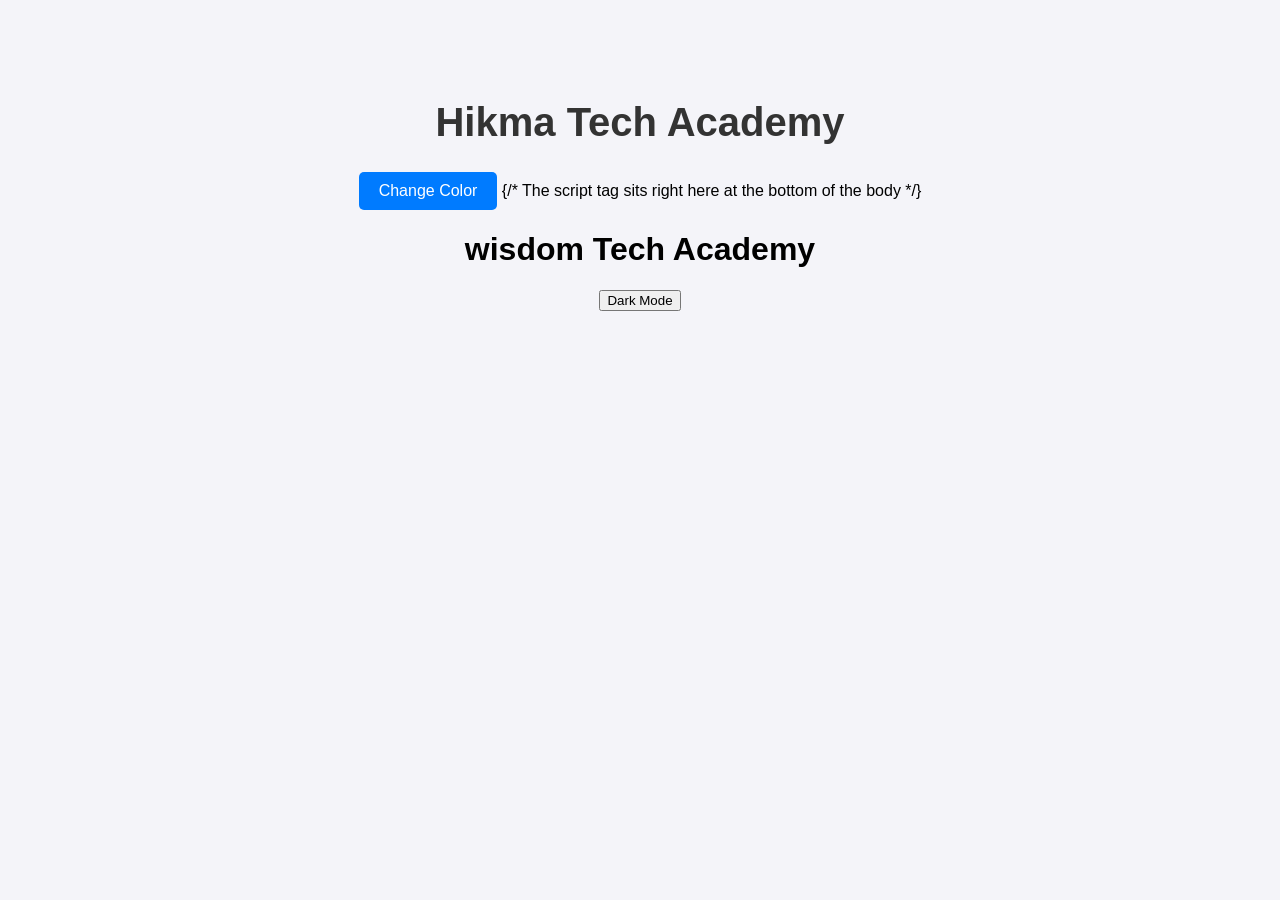
<file: page/index.html>
<!DOCTYPE html>
<html lang="en">

<head>
    <meta charset="UTF-8">
    <meta name="viewport" content="width=device-width, initial-scale=1.0">
    <title>Hikma Tech Academy</title>
    <link rel="stylesheet" href="style.css">
</head>

<body>

    <h1 id="title">Hikma Tech Academy</h1>
    <button id="colorButton">Change Color</button>

    {/* The script tag sits right here at the bottom of the body */}
    <h1>wisdom Tech Academy</h1>
    
    <button id="darkButton">Dark Mode</button>

    <script src="script.js"></script>
</body>

</html>
</file>
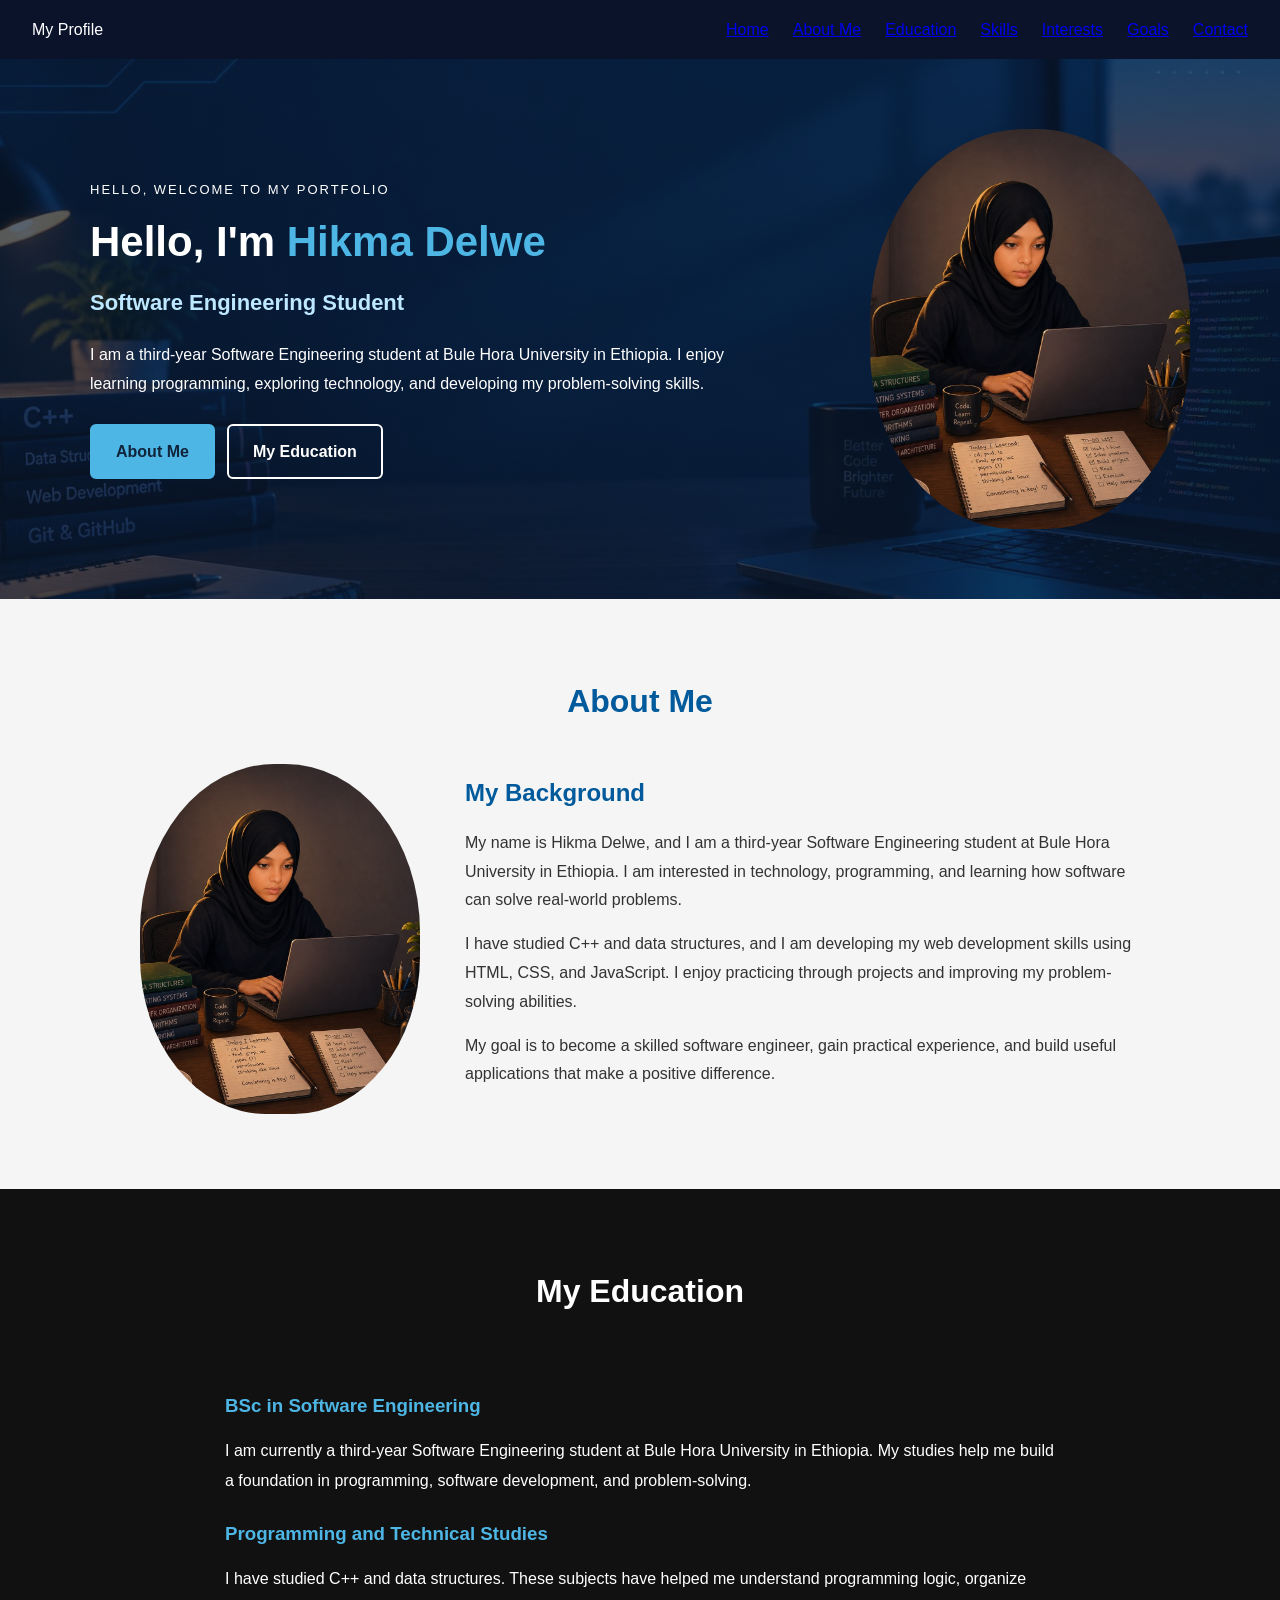
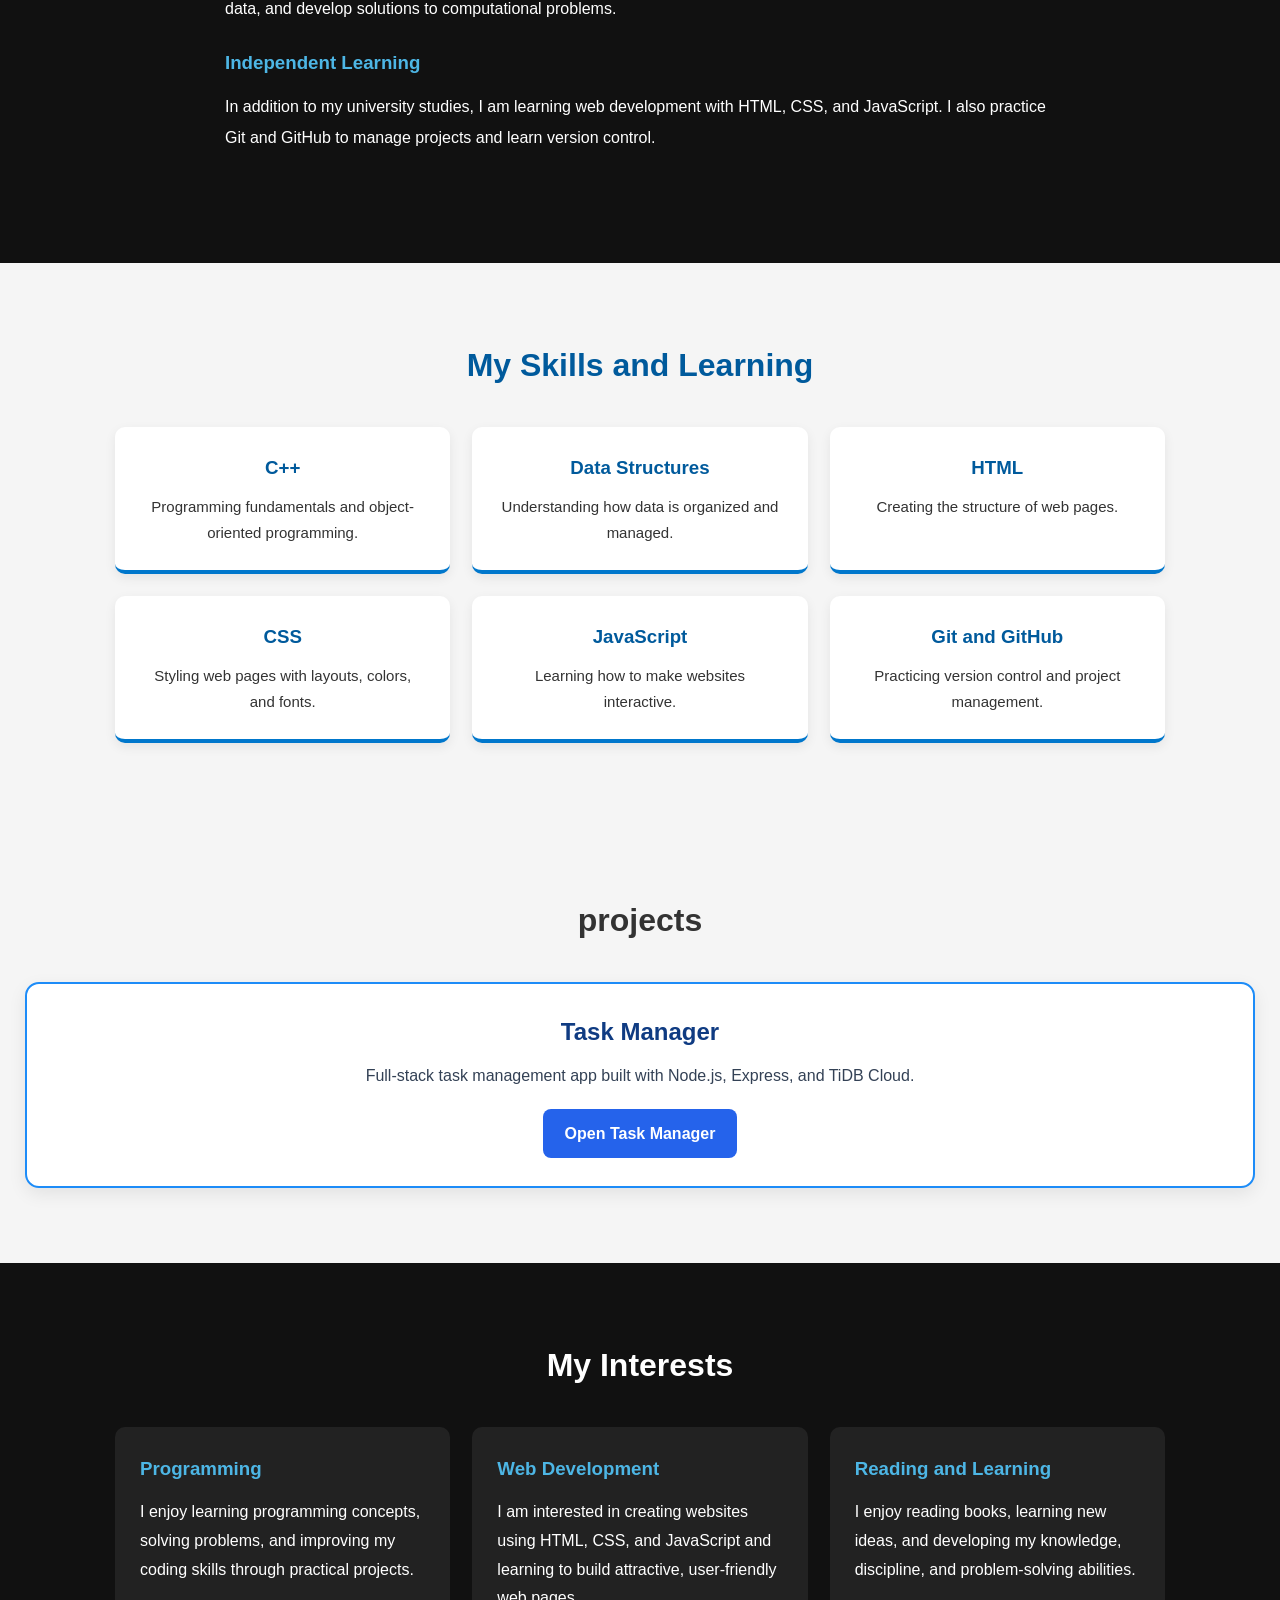
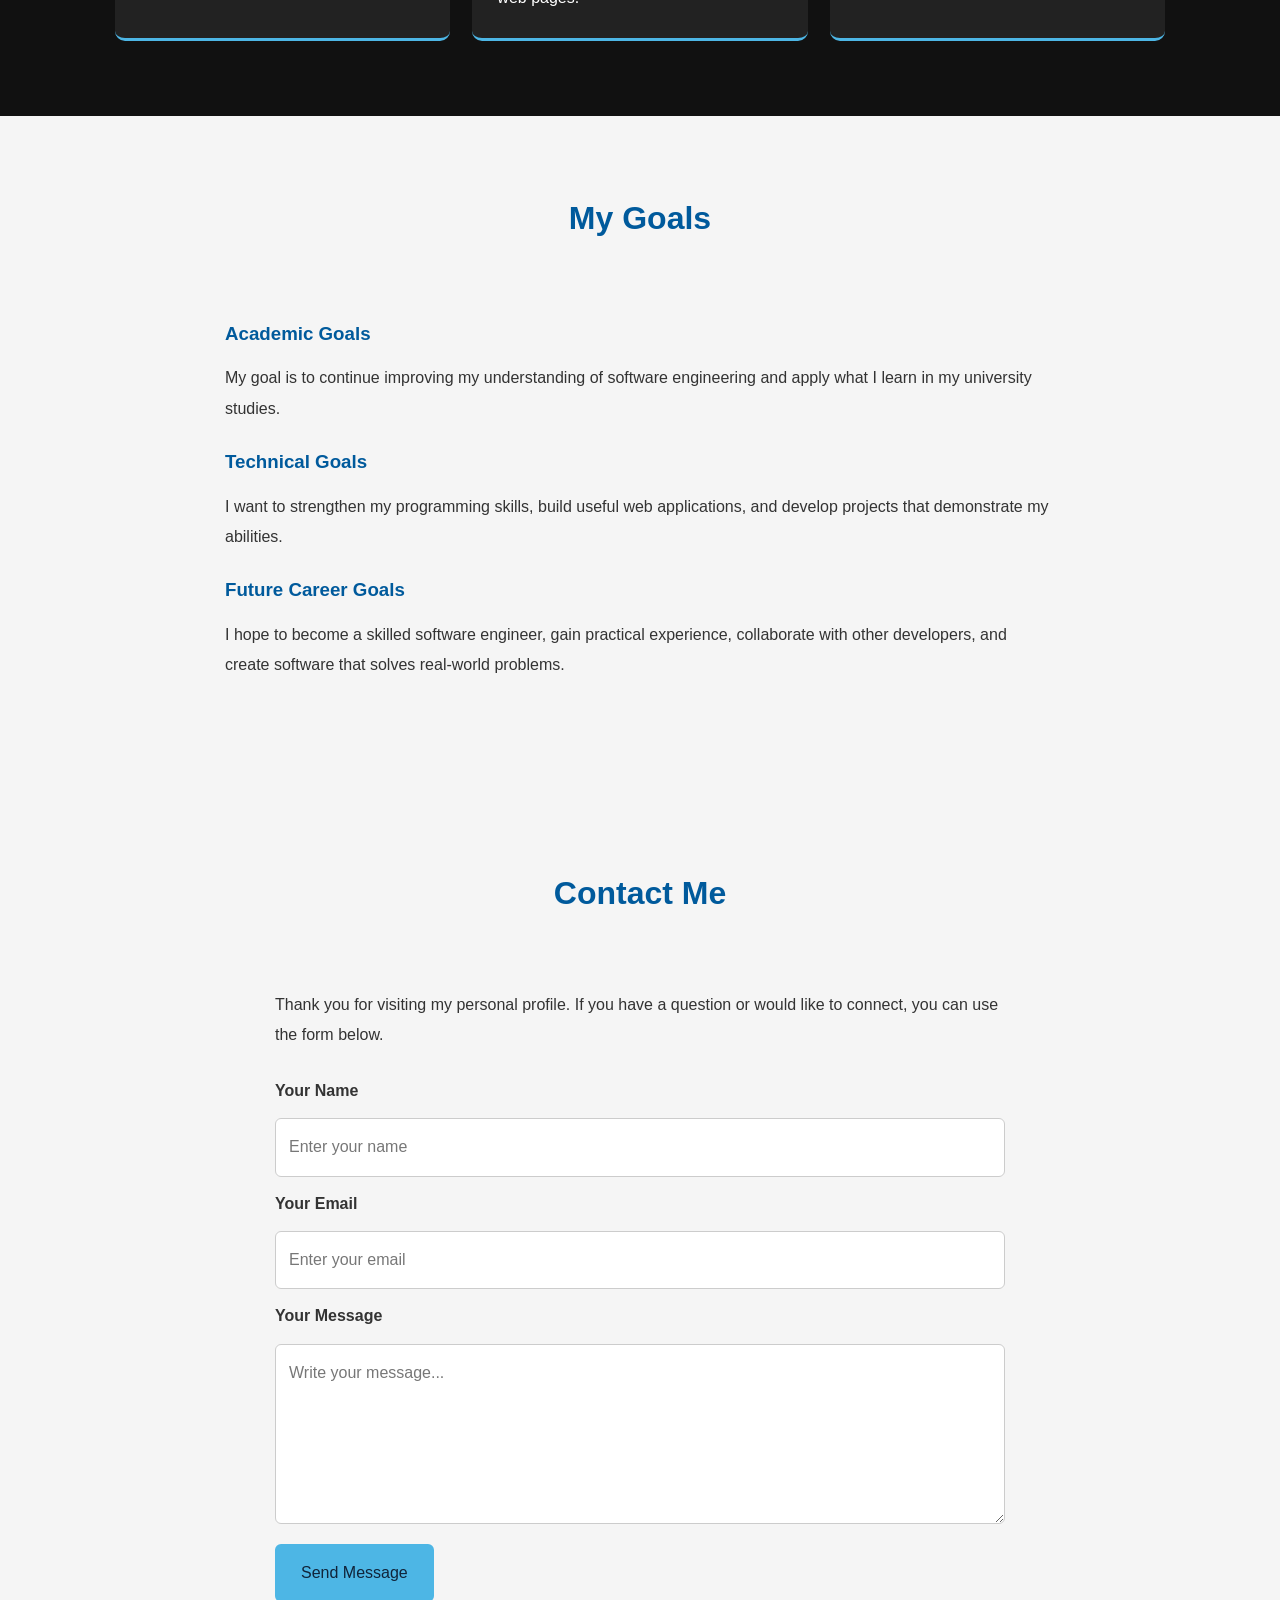
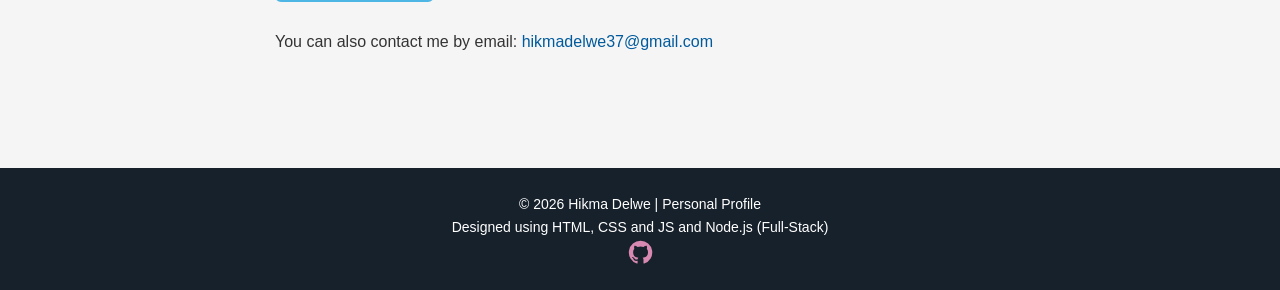
<file: personal_portfolio/public/index.html>
<!DOCTYPE html>
<html lang="en">

<head>
    <meta charset="UTF-8">
    <meta name="viewport" content="width=device-width, initial-scale=1.0">
    <meta name="description" content="Personal profile and portfolio of Hikma Delwe, a Software Engineering student.">
    <title>Hikma Delwe | Personal Profile</title>
    <link rel="stylesheet" href="style.css">

</head>

<body>

    <!-- NAVIGATION -->
    <header>
        <nav class="navbar">
  <div class="logo">My Profile</div>
  
  <!-- Hamburger Icon Button -->
  <button class="hamburger" id="hamburger">
    <span></span>
    <span></span>
    <span></span>
  </button>

  <!-- Navigation Links -->
  <ul class="nav-menu" id="nav-menu">
    <li><a href="#home">Home</a></li>
    <li><a href="#about">About Me</a></li>
    <li><a href="#education">Education</a></li>
    <li><a href="#skills">Skills</a></li>
    <li><a href="#interests">Interests</a></li>
    <li><a href="#goals">Goals</a></li>
    <li><a href="#contact">Contact</a></li>
  </ul>
</nav>
    </header>

    <!-- 1. HOME: DARK WITH TECHNOLOGY BACKGROUND -->
    <section id="home" class="hero">
        <div class="hero-content">

            <div class="hero-text">
                <p class="welcome">HELLO, WELCOME TO MY PORTFOLIO</p>

                <h1>Hello, I'm <span>Hikma Delwe</span></h1>

                <h2>Software Engineering Student</h2>

                <p>
                    I am a third-year Software Engineering student
                    at Bule Hora University in Ethiopia. I enjoy
                    learning programming, exploring technology,
                    and developing my problem-solving skills.
                </p>

                <div class="hero-buttons">
                    <a href="#background" class="btn">About Me</a>
                    <a href="#education" class="btn btn-outline">
                        My Education
                    </a>
                </div>
            </div>

            <div class="hero-image">
                <img src="photo.png" alt="Hikma working on her computer">
            </div>

        </div>
    </section>

    <!-- 2. ABOUT ME: WHITE -->
    <section id="background" class="section">
        <h2>About Me</h2>

        <div class="about-container">

            <div class="about-image">
                <img src="photo.png" alt="My profile photo">
            </div>

            <div class="about-text">
                <h3>My Background</h3>

                <p>
                    My name is Hikma Delwe, and I am a third-year
                    Software Engineering student at Bule Hora University
                    in Ethiopia. I am interested in technology, programming,
                    and learning how software can solve real-world problems.
                </p>

                <p>
                    I have studied C++ and data structures, and I am
                    developing my web development skills using HTML,
                    CSS, and JavaScript. I enjoy practicing through
                    projects and improving my problem-solving abilities.
                </p>

                <p>
                    My goal is to become a skilled software engineer,
                    gain practical experience, and build useful
                    applications that make a positive difference.
                </p>
            </div>

        </div>
    </section>

    <!-- 3. EDUCATION: BLACK -->
    <section id="education" class="section">
        <h2>My Education</h2>

        <div class="content-card">
            <h3>BSc in Software Engineering</h3>

            <p>
                I am currently a third-year Software Engineering
                student at Bule Hora University in Ethiopia.
                My studies help me build a foundation in programming,
                software development, and problem-solving.
            </p>

            <h3>Programming and Technical Studies</h3>
 <p>
                I have studied C++ and data structures.
                These subjects have helped me understand programming
                logic, organize data, and develop solutions to
                computational problems.
            </p>

            <h3>Independent Learning</h3>

            <p>
                In addition to my university studies, I am learning
                web development with HTML, CSS, and JavaScript.
                I also practice Git and GitHub to manage projects
                and learn version control.
            </p>
        </div>
    </section>

    <!-- 4. SKILLS: WHITE -->
    <section id="skills" class="section">
        <h2>My Skills and Learning</h2>

        <div class="skills-container">

            <div class="skill-card">
                <h3>C++</h3>
                <p>Programming fundamentals and object-oriented programming.</p>
            </div>

            <div class="skill-card">
                <h3>Data Structures</h3>
                <p>Understanding how data is organized and managed.</p>
            </div>

            <div class="skill-card">
                <h3>HTML</h3>
                <p>Creating the structure of web pages.</p>
            </div>

            <div class="skill-card">
                <h3>CSS</h3>
                <p>Styling web pages with layouts, colors, and fonts.</p>
            </div>

            <div class="skill-card">
                <h3>JavaScript</h3>
                <p>Learning how to make websites interactive.</p>
            </div>

            <div class="skill-card">
                <h3>Git and GitHub</h3>
                <p>Practicing version control and project management.</p>
            </div>

        </div>
       
    </section>

    <section id="projects" class="section">
        <h2>projects</h2>
  <div class="projects-container">
    <div class="project-card">
      <h3>Task Manager</h3>
      <p>Full-stack task management app built with Node.js, Express, and TiDB Cloud.</p>
      <a href="https://task-manager-gold-tau.vercel.app" target="_blank" rel="noopener noreferrer">
        Open Task Manager
      </a>
    </div>
  </div>
</section>

    <!-- 5. INTERESTS: BLACK -->
    <section id="interests" class="section">
        <h2>My Interests</h2>

        <div class="interests-container">

            <div class="interest-card">
                <h3>Programming</h3>
                <p>
                    I enjoy learning programming concepts, solving
                    problems, and improving my coding skills through
                    practical projects.
                </p>
            </div>

            <div class="interest-card">
                <h3>Web Development</h3>
                <p>
                    I am interested in creating websites using HTML,
                    CSS, and JavaScript and learning to build attractive,
                    user-friendly web pages.
                </p>
            </div>

            <div class="interest-card">
                <h3>Reading and Learning</h3>
                <p>
                    I enjoy reading books, learning new ideas, and
                    developing my knowledge, discipline, and
                    problem-solving abilities.
                </p>
            </div>

        </div>
    </section>

    <!-- 6. GOALS: WHITE -->
    <section id="goals" class="section">
        <h2>My Goals</h2>

        <div class="content-card">
            <h3>Academic Goals</h3>

            <p>
                My goal is to continue improving my understanding
                of software engineering and apply what I learn
                in my university studies.
            </p>

            <h3>Technical Goals</h3>

            <p>
                I want to strengthen my programming skills, build
                useful web applications, and develop projects that
                demonstrate my abilities.
            </p>

            <h3>Future Career Goals</h3>

            <p>
                I hope to become a skilled software engineer,
                gain practical experience, collaborate with other
                developers, and create software that solves
                real-world problems.
            </p>
        </div>
    </section>

    

    <!-- 7. CONTACT: WHITE -->
    <section id="contact" class="section">
        <h2>Contact Me</h2>
         <div class="content-card">
            <p>
                Thank you for visiting my personal profile.
                If you have a question or would like to connect,
                you can use the form below.
            </p>

            <form action="#" method="post" class="contact-form">

                <label for="name">Your Name</label>
                <input type="text" id="name" name="name" placeholder="Enter your name" autocomplete="name" required>

                <label for="email">Your Email</label>
                <input type="email" id="email" name="email" placeholder="Enter your email" autocomplete="email"
                    required>

                <label for="message">Your Message</label>
                <textarea id="message" name="message" rows="5" placeholder="Write your message..." required></textarea>

                <button type="submit" class="btn">
                    Send Message
                </button>

            </form>

            <p class="email-note">
                You can also contact me by email:
                <a href="mailto:your-email@example.com">
                    hikmadelwe37@gmail.com
                </a>
            </p>
        </div>
    </section>

    <!-- FOOTER -->
   <footer>
    <p>© 2026 Hikma Delwe | Personal Profile</p>
    <p>Designed using HTML, CSS and JS and Node.js (Full-Stack)</p>

    <div class="footer-social">

    <!-- GitHub -->
    <a href="https://github.com/hikmadelwe37-cloud"
       target="_blank"
       rel="noopener noreferrer"
       aria-label="GitHub">

        <svg viewBox="0 0 24 24" fill="currentColor">
            <path d="M12 .8a11.2 11.2 0 0 0-3.54 21.83c.56.1.76-.24.76-.54v-2.1c-3.1.67-3.76-1.32-3.76-1.32-.51-1.29-1.24-1.63-1.24-1.63-1.02-.7.08-.69.08-.69 1.13.08 1.73 1.16 1.73 1.16 1 1.72 2.62 1.22 3.26.93.1-.73.39-1.22.71-1.5-2.48-.28-5.09-1.24-5.09-5.53 0-1.22.44-2.22 1.16-3-.12-.28-.5-1.42.11-2.96 0 0 .95-.3 3.08 1.15a10.7 10.7 0 0 1 5.6 0c2.13-1.45 3.08-1.15 3.08-1.15.61 1.54.23 2.68.11 2.96.72.78 1.16 1.78 1.16 3 0 4.3-2.62 5.24-5.11 5.52.4.35.76 1.03.76 2.08v3.08c0 .3.2.65.77.54A11.2 11.2 0 0 0 12 .8z"/>
        </svg>

    </a>

</div>

</footer>

</body>
<script src="script.js"></script>

</html>
</file>
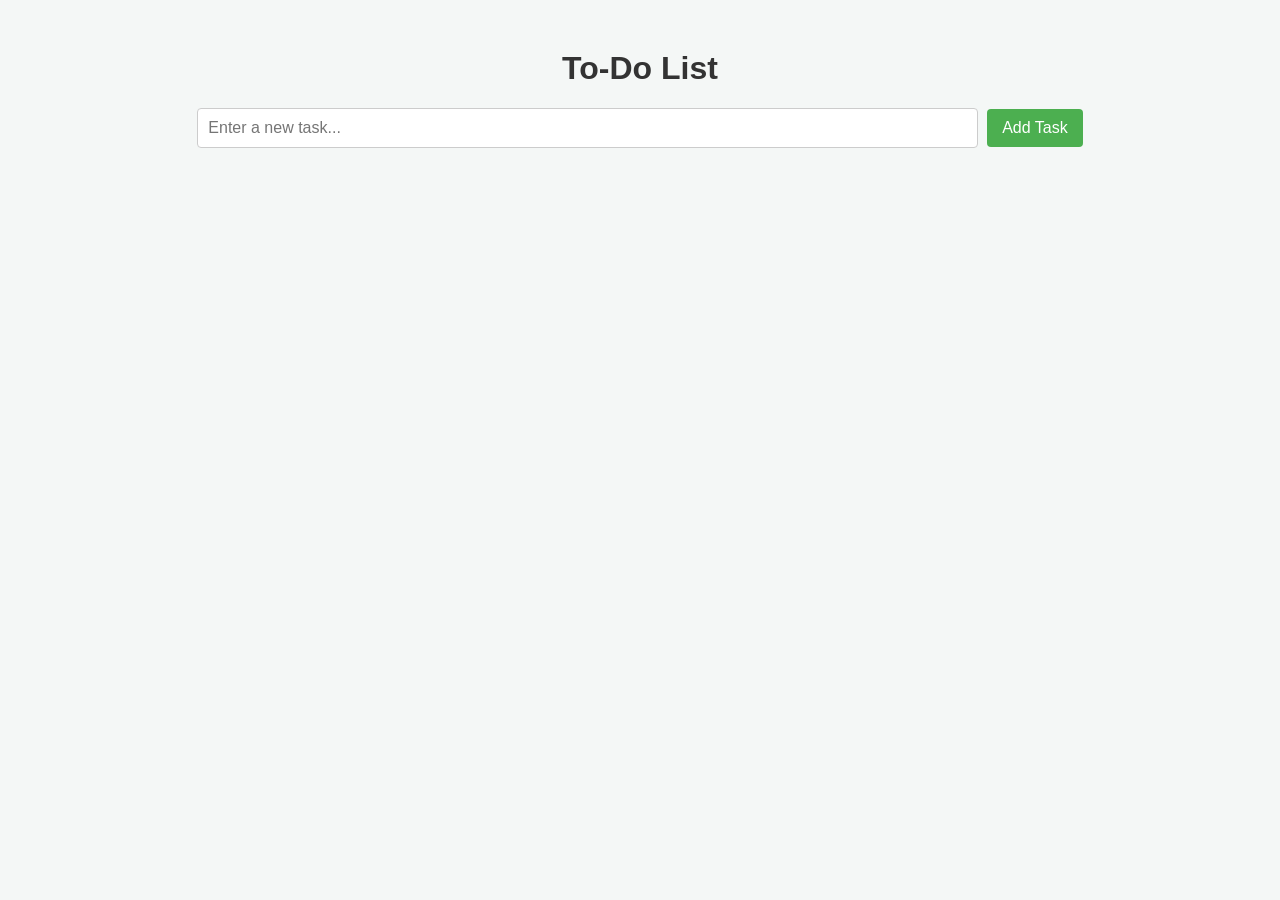
<file: list/list.html>
<!DOCTYPE html>
<html lang="en">

<head>
    <meta charset="UTF-8">
    <title>To-Do List</title>
    <link rel="stylesheet" href="list.css">
    
</head>

<body>

    <h1>To-Do List</h1>

    <input type="text" id="taskInput" placeholder="Enter a new task...">
    <button onclick="addTask()">Add Task</button>

    <ul id="taskList"></ul>

    <script src="list.js"></script>
</body>

</html>
</file>
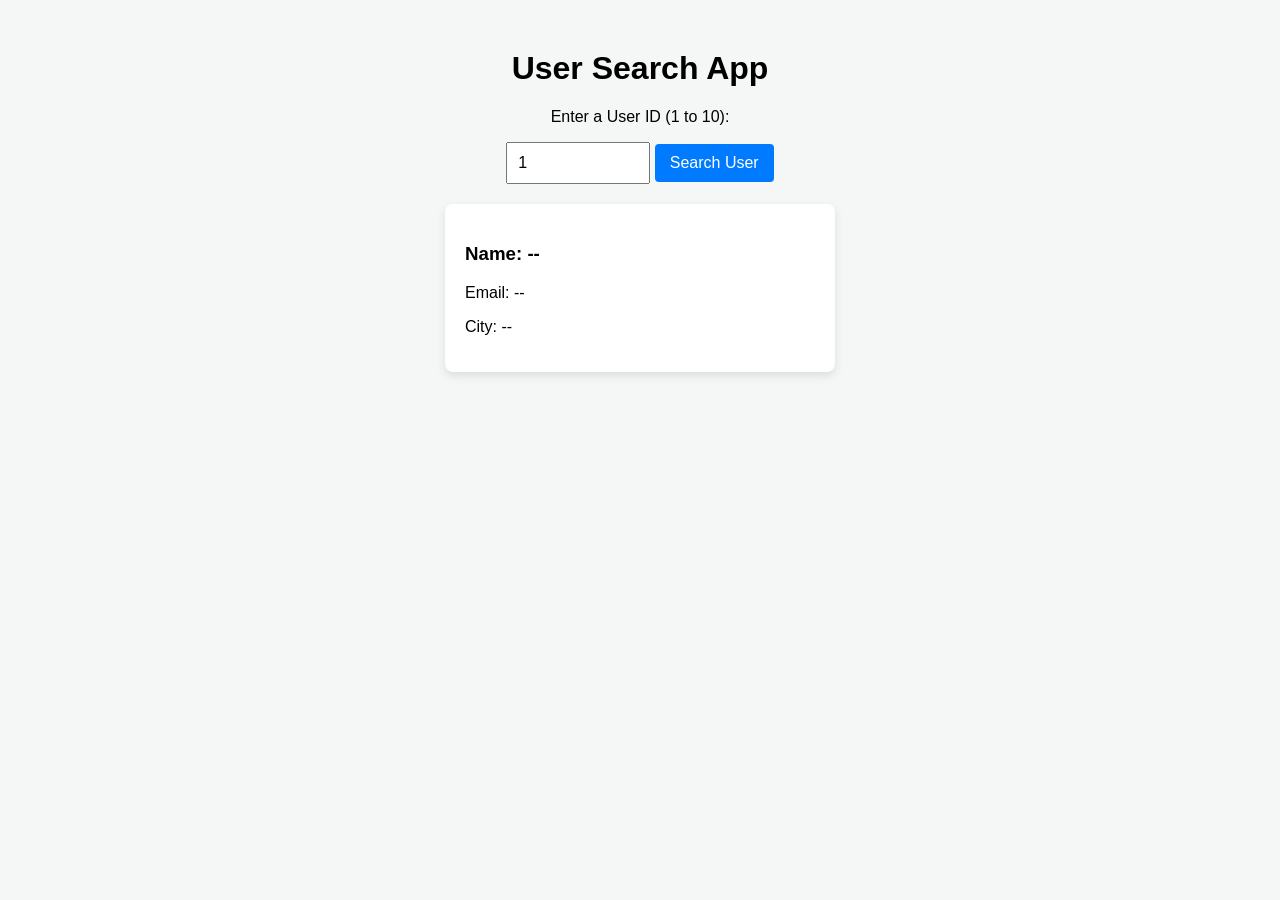
<file: promis/promis.html>
<!DOCTYPE html>
<html lang="en">

<head>
    <meta charset="UTF-8">
    <title>API User Search</title>
    <link rel="stylesheet" href="promis.css">
    
</head>

<body>

    <h1>User Search App</h1>
    <p>Enter a User ID (1 to 10):</p>

    <input type="number" id="userIdInput" min="1" max="10" value="1">
    <button onclick="fetchUserData()">Search User</button>

    <div class="card" id="userCard">
        <h3>Name: <span id="name">--</span></h3>
        <p>Email: <span id="email">--</span></p>
        <p>City: <span id="city">--</span></p>
    </div>

    <script src="promis.js"></script>
</body>

</html>
</file>
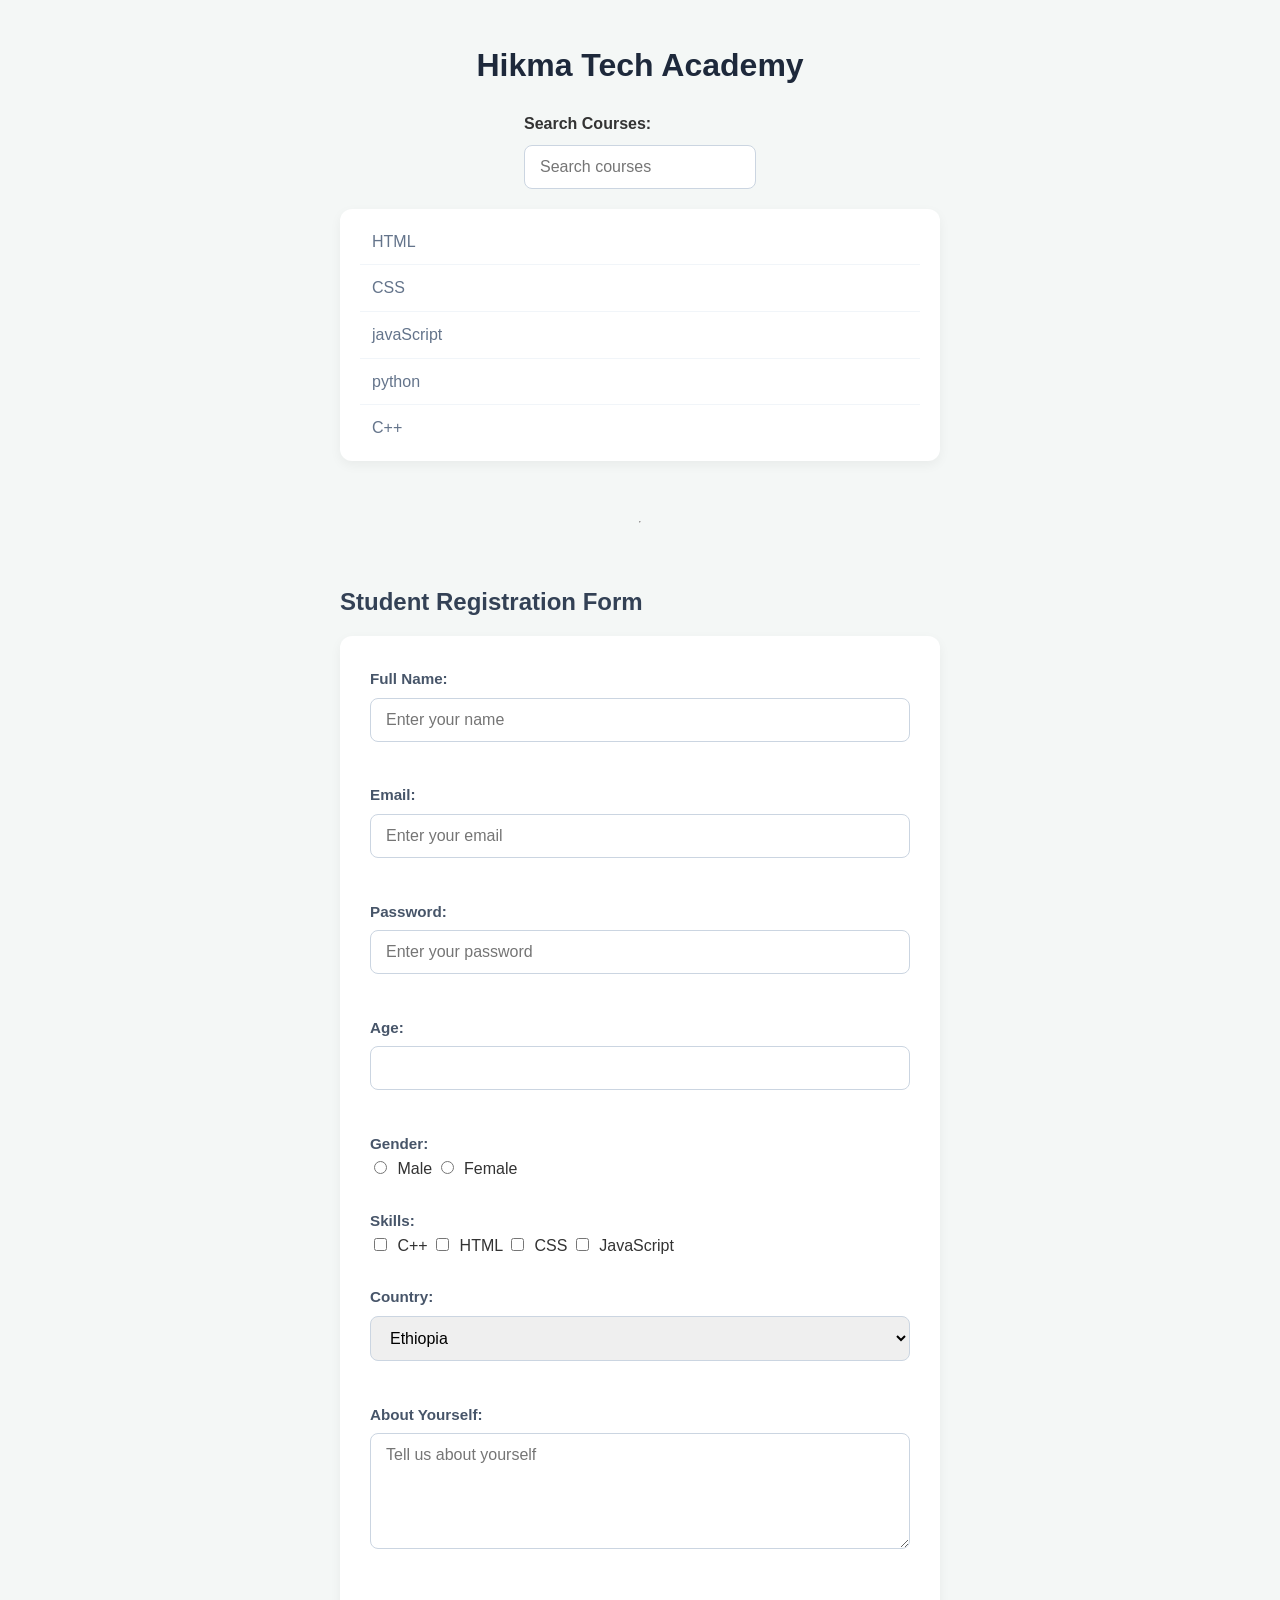
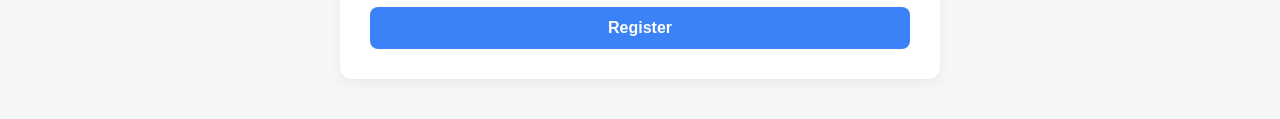
<file: studentForm/form.html>
<!DOCTYPE html>
<html lang="en">

<head>
    <meta charset="UTF-8">
    <meta name="viewport" content="width=device-width, initial-scale=1.0">
    <title>Student Registration & Course Search</title>
    <link rel="stylesheet" href="style.css">
</head>
<body>

    <h1>Hikma Tech Academy</h1>

    <!-- Search Section -->
    <div style="margin-bottom: 20px;">
        <label for="search"><strong>Search Courses:</strong></label><br>
        <input id="search" type="text" placeholder="Search courses">
    </div>

    <ul id="courseList">
        <li>HTML</li>
        <li>CSS</li>
        <li>javaScript</li>
        <li>python</li>
        <li>C++</li>
    </ul>

    <hr style="margin: 30px 0;">

    <!-- Registration Form Section -->
    <h2>Student Registration Form</h2>

    <form class="box">

        <label>Full Name:</label><br>
        <input type="text" placeholder="Enter your name"><br><br>

        <label>Email:</label><br>
        <input type="email" placeholder="Enter your email"><br><br>

        <label>Password:</label><br>
        <input type="password" placeholder="Enter your password"><br><br>

        <label>Age:</label><br>
        <input type="number"><br><br>

        <label>Gender:</label><br>
        <input type="radio" name="gender"> Male
        <input type="radio" name="gender"> Female
        <br><br>

        <label>Skills:</label><br>
        <input type="checkbox"> C++
        <input type="checkbox"> HTML
        <input type="checkbox"> CSS
        <input type="checkbox"> JavaScript
        <br><br>

        <label>Country:</label><br>
        <select>
            <option>Ethiopia</option>
            <option>Somalia</option>
            <option>Kenya</option>
            <option>Djibouti</option>
        </select>
        <br><br>

        <label>About Yourself:</label><br>
        <textarea rows="5" cols="40" placeholder="Tell us about yourself"></textarea>
        <br><br>

        <input type="submit" value="Register">

    </form>

    <!-- JavaScript File -->
    <script src="serch.js"></script>
</body>

</html>
</file>
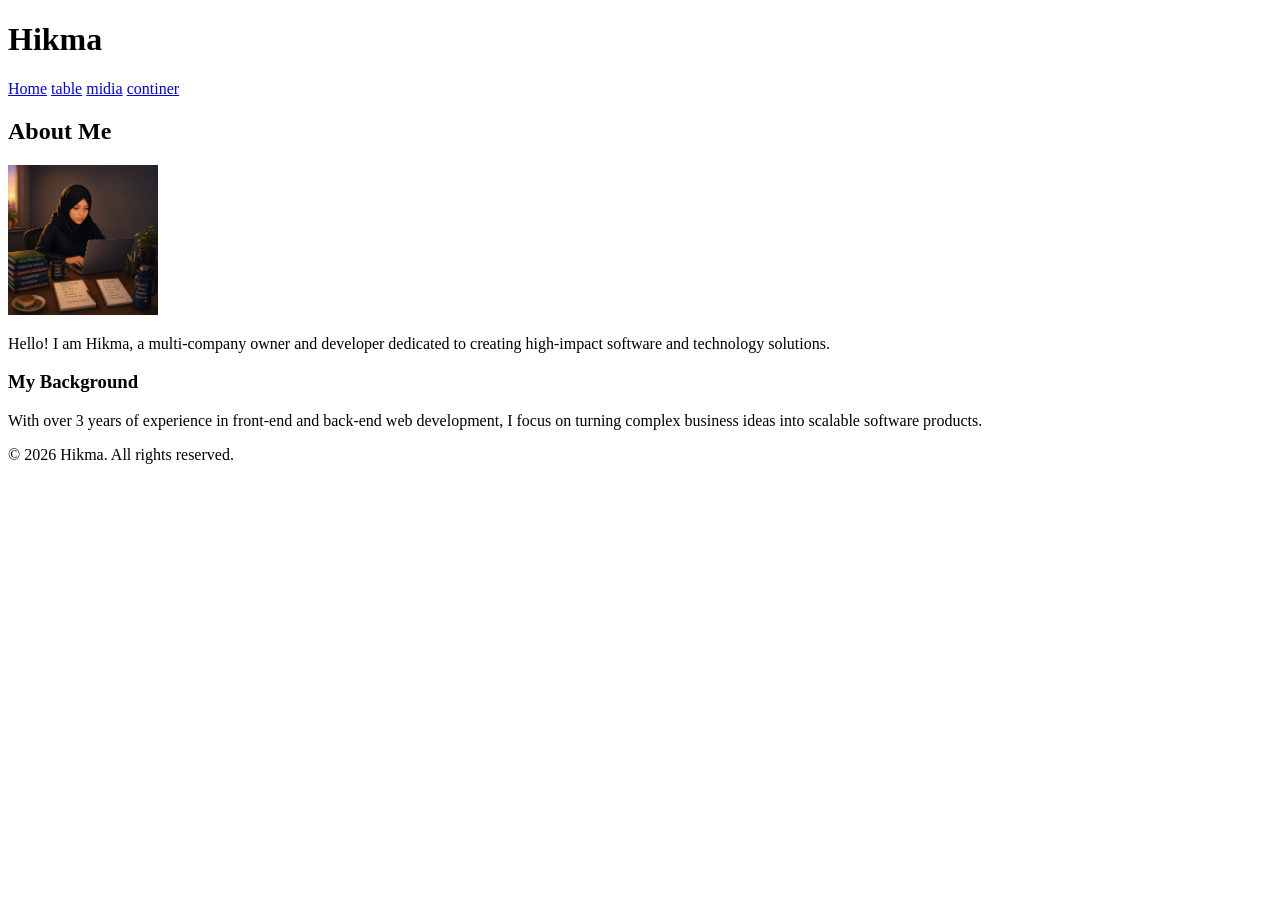
<file: fullpage/HTML/htmlProject.html>
<!DOCTYPE html>
<html lang="en">

<head>
    <meta charset="UTF-8">
    <meta name="viewport" content="width=device-width, initial-scale=1.0">
    <title>About - Hikma</title>
</head>

<body>

    <!-- HEADER & NAVIGATION (Kept consistent across all pages) -->
    <header>
        <h1>Hikma</h1>
        <nav>
            <a href="form.html">Home</a>
            <a href="table.html">table</a>
            <a href="multimedia.html">midia</a>
            <a href="continer.html">continer</a>
        </nav>
    </header>

    <!-- ABOUT PAGE CONTENT -->
    <main>
        <section>
            <h2>About Me</h2>
            <img src="images/my.jpg" alt="Profile photo of Hikma" width="150">

            <p>Hello! I am Hikma, a multi-company owner and developer dedicated to creating high-impact software and
                technology solutions.</p>

            <h3>My Background</h3>
            <p>With over 3 years of experience in front-end and back-end web development, I focus on turning complex
                business ideas into scalable software products.</p>
        </section>
    </main>

    <!-- FOOTER -->
    <footer>
        <p>&copy; 2026 Hikma. All rights reserved.</p>
    </footer>

</body>

</html>
</file>
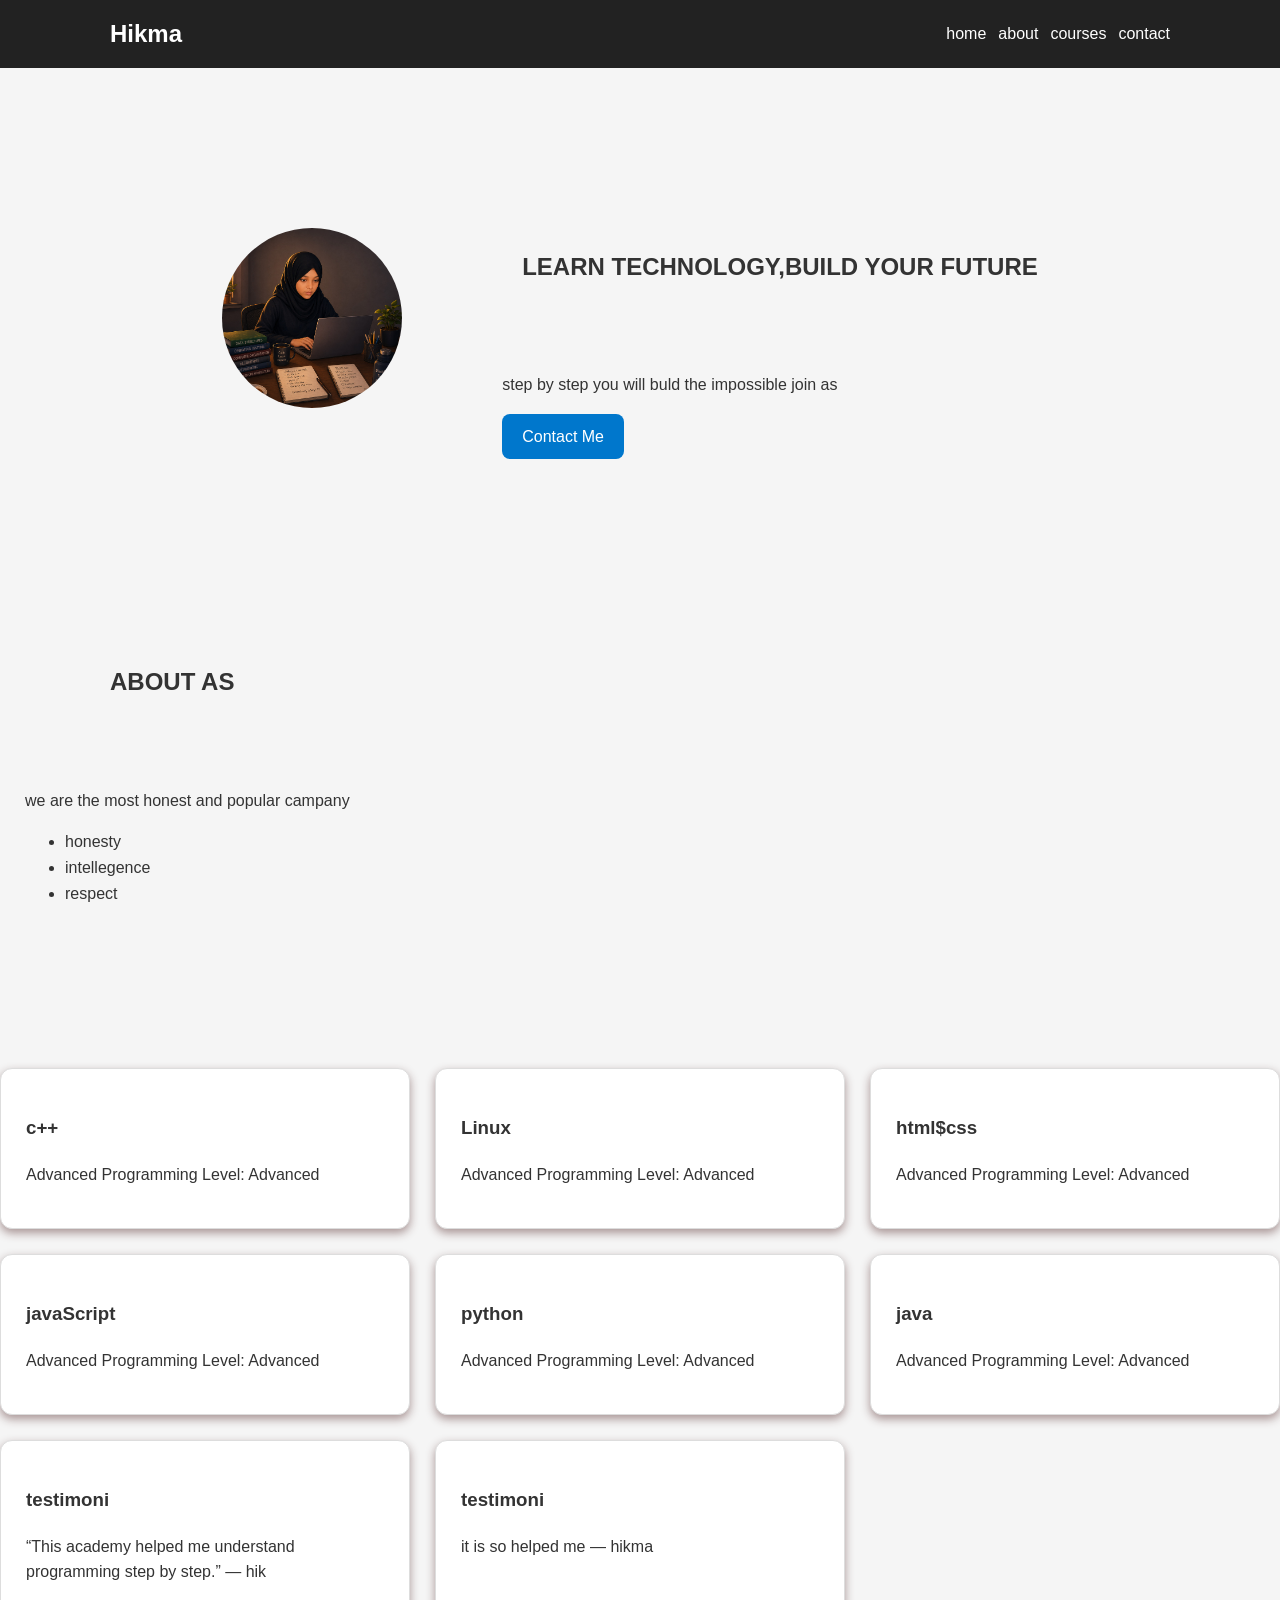
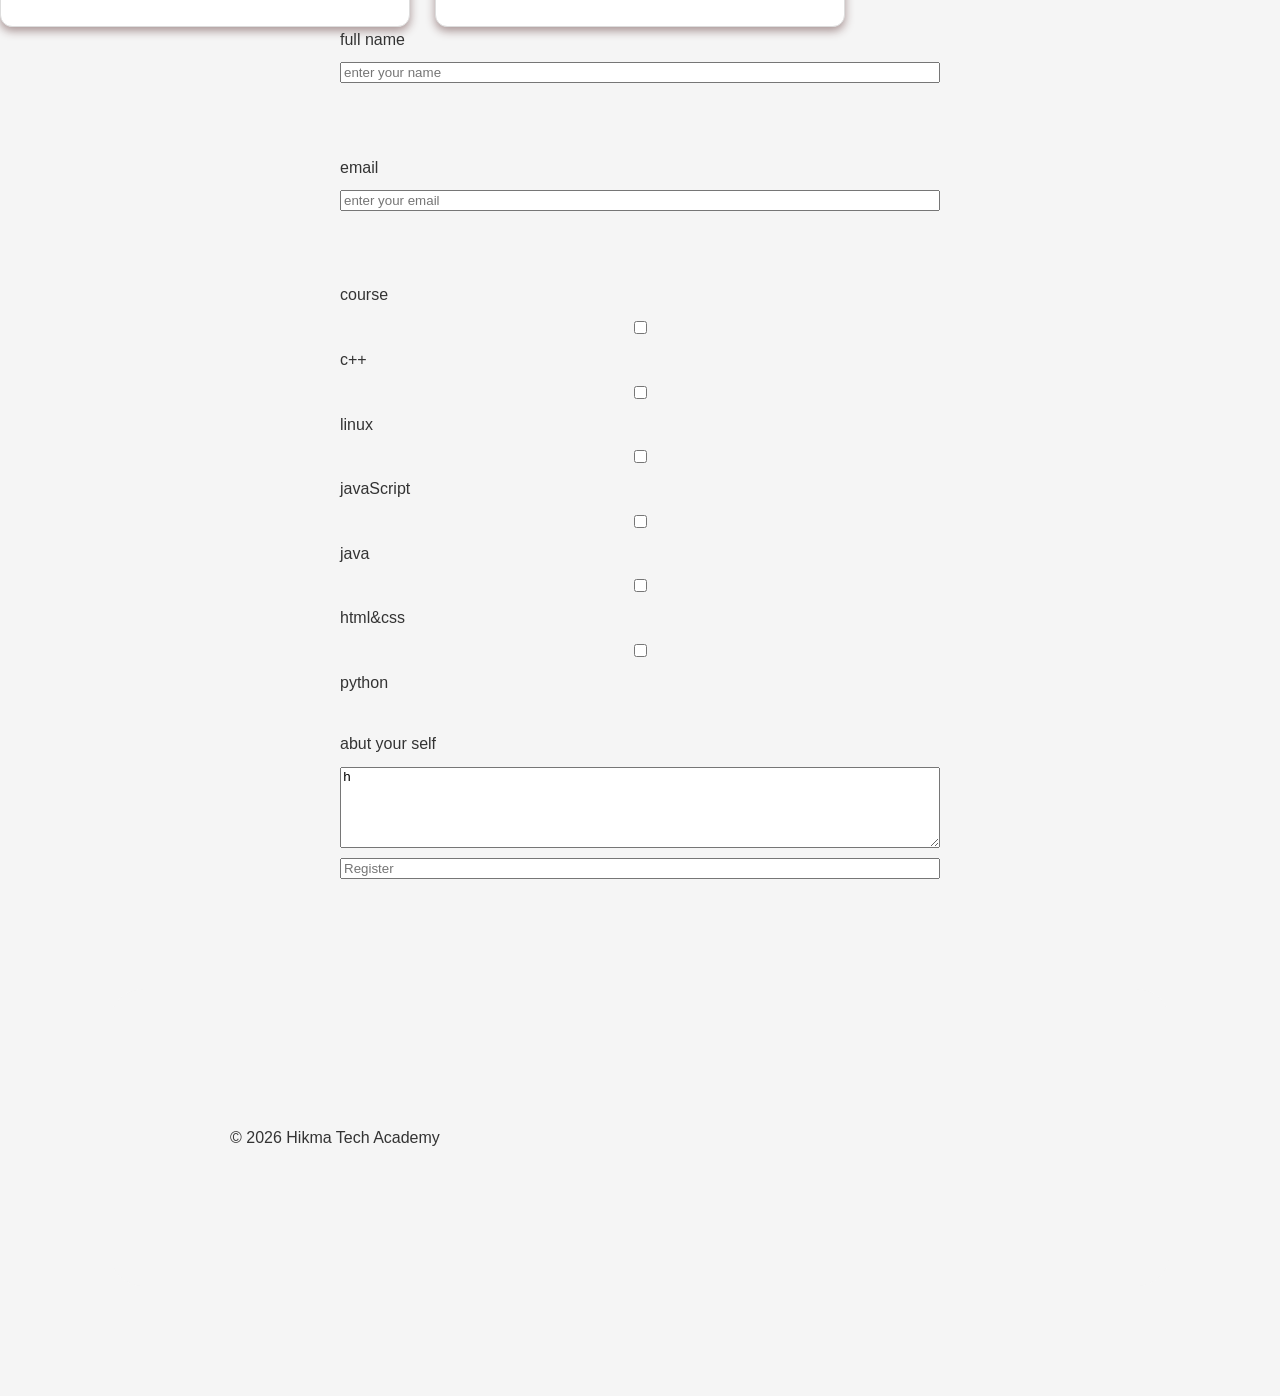
<file: fullpage/HTML/practice.html>
<!DOCTYPE html>
<html lang="en">

<head>
    <meta charset="UTF-8">
    <meta name="viewport" content="width=device-width, initial-scale=1.0">
    <title>Hikma Tech Academy Website</title>
    <link rel="stylesheet" href="practice.css">
</head>

<body>
    <header>
        <nav>

            <h1>Hikma</h1>
            <ul>
                <li><a href="#home">home</a></li>
                <li><a href="#about">about</a></li>
                <li><a href="#courses">courses</a></li>
                <li><a href="#contact">contact</a></li>
            </ul>

        </nav>
    </header>
    <main>
        <section id="home" class="hero">
            <img class="photo" src="images/my.jpg" alt="the photo of CEO">
            <div>

                <h1>LEARN TECHNOLOGY,BUILD YOUR FUTURE</h1>
                <p>step by step you will buld the impossible join as</p>

                <a class="button" href="#contact">
                    Contact Me
                </a>
            </div>

        </section>
        <div>
            <section id="about" class="hero1">
                <h1>ABOUT AS</h1>
                <p>we are the most honest and popular campany</p>
                <ul>
                    <li>honesty</li>
                    <li>intellegence</li>
                    <li>respect</li>
                </ul>


            </section>
        </div>
        <section id="courses" class="hero2">
            <div class="projects-grid">
                <article class="card">
                    <h3>c++</h3>
                    <p>Advanced Programming
                        Level: Advanced </p>
                </article>

                <article class="card">
                    <h3>Linux</h3>
                    <p>Advanced Programming
                        Level: Advanced </p>
                </article>

                <article class="card">
                    <h3>html$css</h3>
                    <p>Advanced Programming
                        Level: Advanced </p>
                </article>
                <article class="card">
                    <h3>javaScript</h3>
                    <p>Advanced Programming
                        Level: Advanced </p>
                </article>
                <article class="card">
                    <h3>python</h3>
                    <p>Advanced Programming
                        Level: Advanced </p>
                </article>
                <article class="card">
                    <h3>java</h3>
                    <p>Advanced Programming
                        Level: Advanced </p>
                </article>
                <article class="card">
                    <h3>testimoni</h3>
                    <p>“This academy helped me understand programming step by step.”
                        — hik</p>
                </article>

                <article class="card">
                    <h3>testimoni</h3>
                    <p>it is so helped me
                        — hikma </p>
                </article>
            </div>
        </section>
        <section id="contact" class="hero3">
            <form>
                <label>full name</label>
                <input type="text" placeholder="enter your name">
                <br><br>

                <label>email</label>
                <input type="email" placeholder="enter your email">
                <br><br>
                <label>course</label>

                <input type="checkbox" name="course">c++
                <input type="checkbox" name="course">linux
                <input type="checkbox" name="course">javaScript
                <input type="checkbox" name="course">java
                <input type="checkbox" name="course">html&css
                <input type="checkbox" name="course">python
                <br><br>
                <label>abut your self</label>
                <textarea rows="5" cols="5" placeholder="tell as about your self">h</textarea>

                <input type=a"submit" placeholder="Register">

            </form>
        </section>
    </main>
    <footer>
        <p>© 2026 Hikma Tech Academy</p>
    </footer>
</body>

</html>
</file>
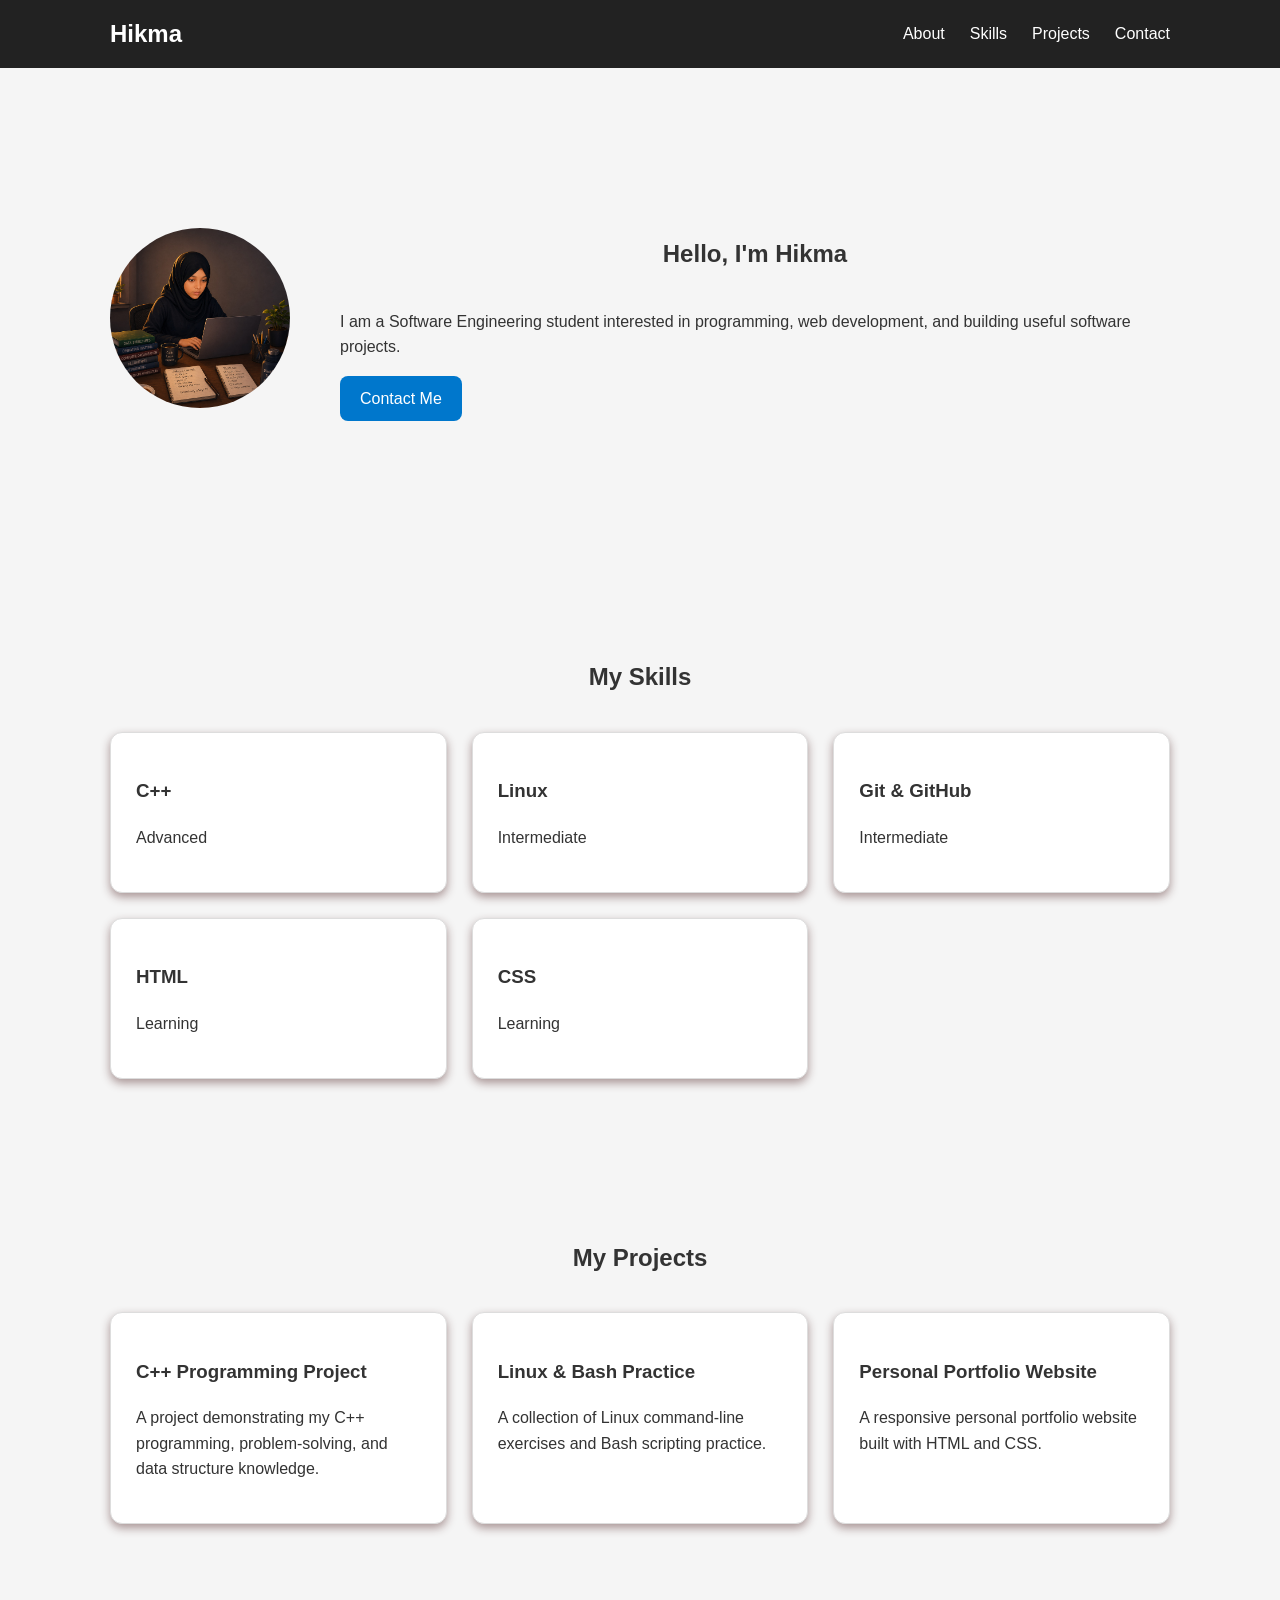
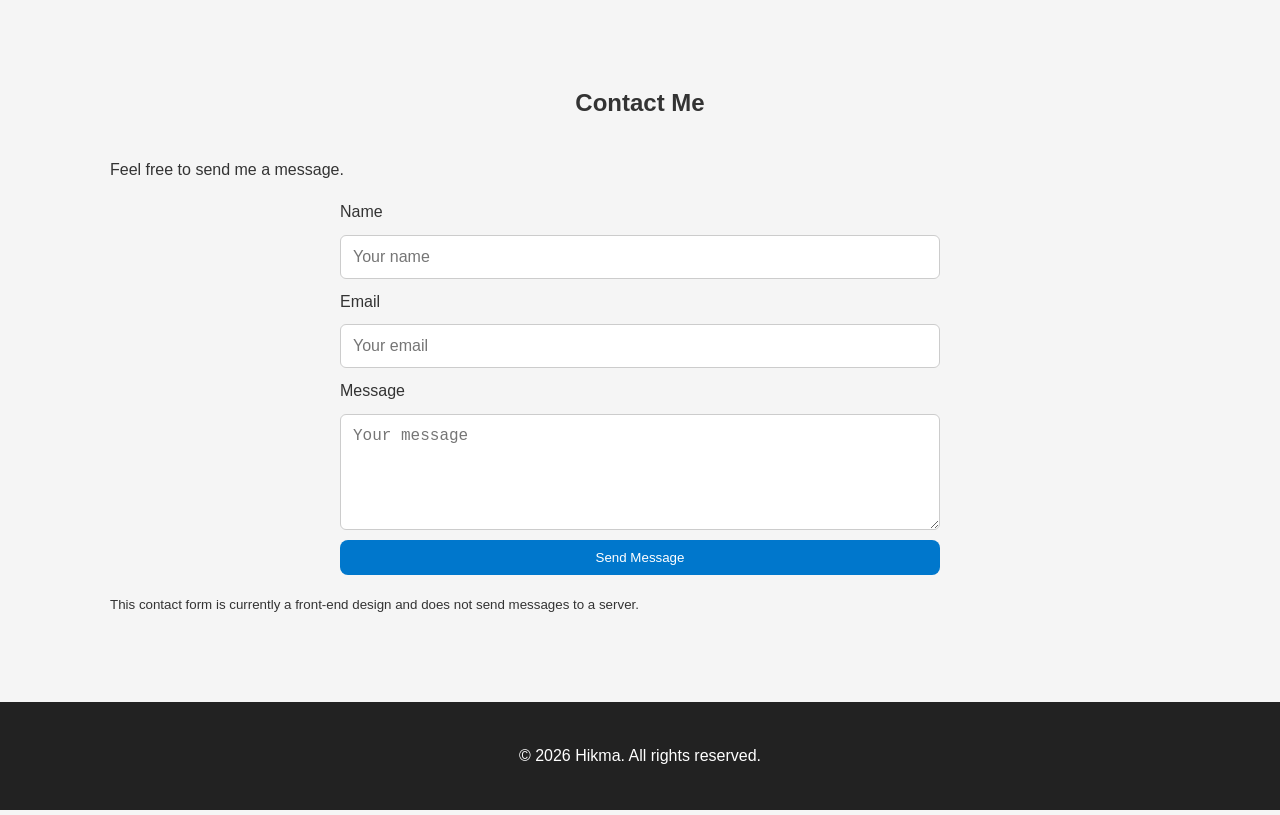
<file: fullpage/HTML/project2.html>
<!DOCTYPE html>
<html lang="en">

<head>
    <meta charset="UTF-8">
    <meta name="viewport" content="width=device-width, initial-scale=1.0">

    <title>Hikma | Software Engineering Portfolio</title>

    <link rel="stylesheet" href="style.css">
</head>

<body>

    <!-- Navigation -->
    <header>
        <nav>
            <h1>Hikma</h1>

            <ul>
                <li><a href="#about">About</a></li>
                <li><a href="#skills">Skills</a></li>
                <li><a href="#projects">Projects</a></li>
                <li><a href="#contact">Contact</a></li>
            </ul>
        </nav>
    </header>


    <main>

        <!-- About Section -->
        <section id="about" class="hero">

            <img class="profile-image" src="images/my.jpg" alt="Profile photo of Hikma">

            <div>
                <h2>Hello, I'm Hikma</h2>

                <p>
                    I am a Software Engineering student interested
                    in programming, web development, and building
                    useful software projects.
                </p>

                <a class="button" href="#contact">
                    Contact Me
                </a>
            </div>

        </section>


        <!-- Skills Section -->
        <section id="skills">

            <h2>My Skills</h2>

            <div class="skills-grid">

                <article class="card">
                    <h3>C++</h3>
                    <p>Advanced</p>
                </article>

                <article class="card">
                    <h3>Linux</h3>
                    <p>Intermediate</p>
                </article>

                <article class="card">
                    <h3>Git & GitHub</h3>
                    <p>Intermediate</p>
                </article>

                <article class="card">
                    <h3>HTML</h3>
                    <p>Learning</p>
                </article>

                <article class="card">
                    <h3>CSS</h3>
                    <p>Learning</p>
                </article>

            </div>

        </section>


        <!-- Projects Section -->
        <section id="projects">

            <h2>My Projects</h2>

            <div class="projects-grid">

                <article class="card">
                    <h3>C++ Programming Project</h3>

                    <p>
                        A project demonstrating my C++ programming,
                        problem-solving, and data structure knowledge.
                    </p>
                </article>


                <article class="card">
                    <h3>Linux & Bash Practice</h3>

                    <p>
                        A collection of Linux command-line exercises
                        and Bash scripting practice.
                    </p>
                </article>


                <article class="card">
                    <h3>Personal Portfolio Website</h3>

                    <p>
                        A responsive personal portfolio website
                        built with HTML and CSS.
                    </p>
                </article>

            </div>

        </section>


        <!-- Contact Section -->
        <section id="contact">

            <h2>Contact Me</h2>

            <p>
                Feel free to send me a message.
            </p>

            <!-- Front-end only form -->
            <form>

                <label for="name">Name</label>

                <input type="text" id="name" name="name" placeholder="Your name" required>


                <label for="email">Email</label>

                <input type="email" id="email" name="email" placeholder="Your email" required>


                <label for="message">Message</label>

                <textarea id="message" name="message" rows="5" placeholder="Your message" required></textarea>


                <button type="submit">
                    Send Message
                </button>

            </form>

            <p>
                <small>
                    This contact form is currently a front-end design
                    and does not send messages to a server.
                </small>
            </p>

        </section>

    </main>


    <!-- Footer -->
    <footer>

        <p>
            &copy; 2026 Hikma. All rights reserved.
        </p>

    </footer>

</body>

</html>
</file>
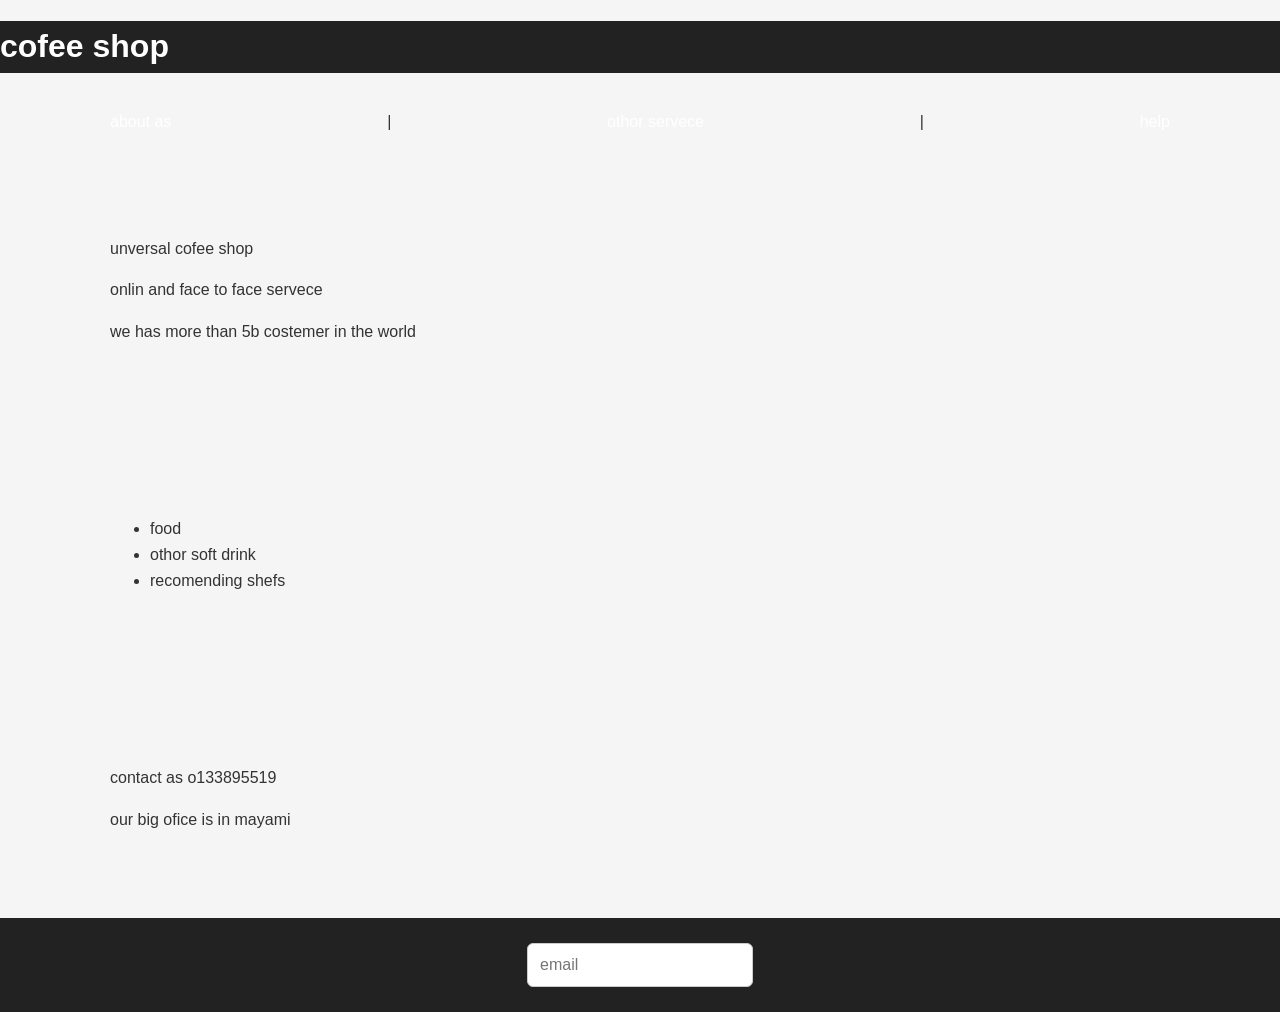
<file: fullpage/HTML/semantec.html>
<!DOCTYPE html>
<html>

<head>
    <title>Semantic HTML</title>
    <link rel="stylesheet" href="style.css">
</head>

<body>

    <header>
        <h1>cofee shop</h1>

    </header>

    <nav>
        <a href="#">about as</a>|
        <a href="#">othor servece</a>|
        <a href="#">help</a>

    </nav>

    <main>

        <section>
            <p>unversal cofee shop</p>
            <p>onlin and face to face servece </p>
            <p>we has more than 5b costemer in the world</p>

        </section>

        <section>

            <ul>
                <li>food</li>
                <li>othor soft drink</li>
                <li>recomending shefs</li>
            </ul>
        </section>
        <section>
            <p>contact as o133895519</p>
            <p>our big ofice is in mayami</p>

        </section>


    </main>

    <footer>
        <input type="email" placeholder="email">

    </footer>

</body>

</html>
</file>
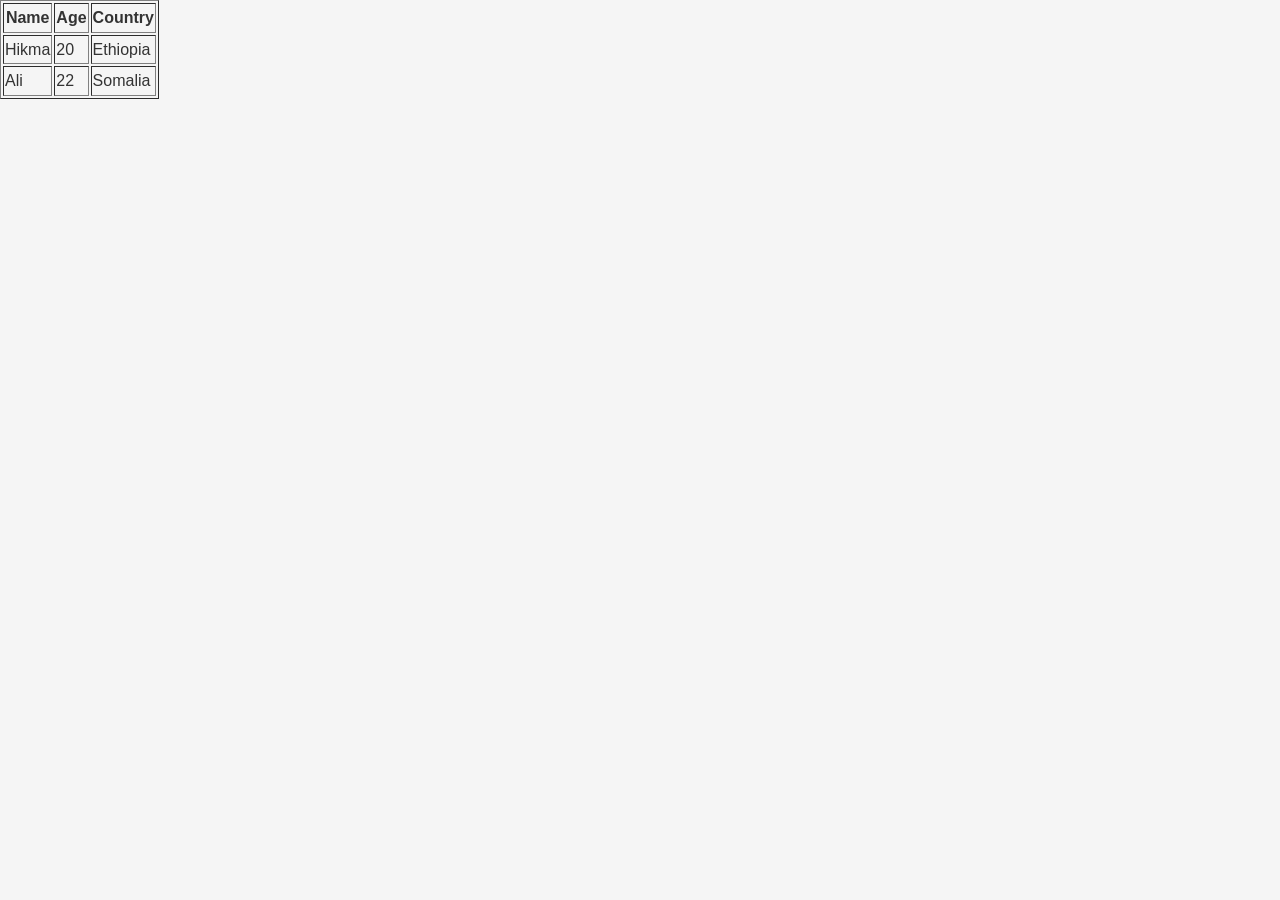
<file: fullpage/HTML/table.html>
<!DOCTYPE html>
<html lang="en">

<head>
    <meta charset="UTF-8">
    <meta name="viewport" content="width=device-width, initial-scale=1.0">
    <title>Document</title>
    <link rel="stylesheet" href="style.css">
</head>

<body>
    <table border="1">
        <tr>
            <th>Name</th>
            <th>Age</th>
            <th>Country</th>
        </tr>

        <tr>
            <td>Hikma</td>
            <td>20</td>
            <td>Ethiopia</td>
        </tr>

        <tr>
            <td>Ali</td>
            <td>22</td>
            <td>Somalia</td>
        </tr>
    </table>

</body>

</html>
</file>
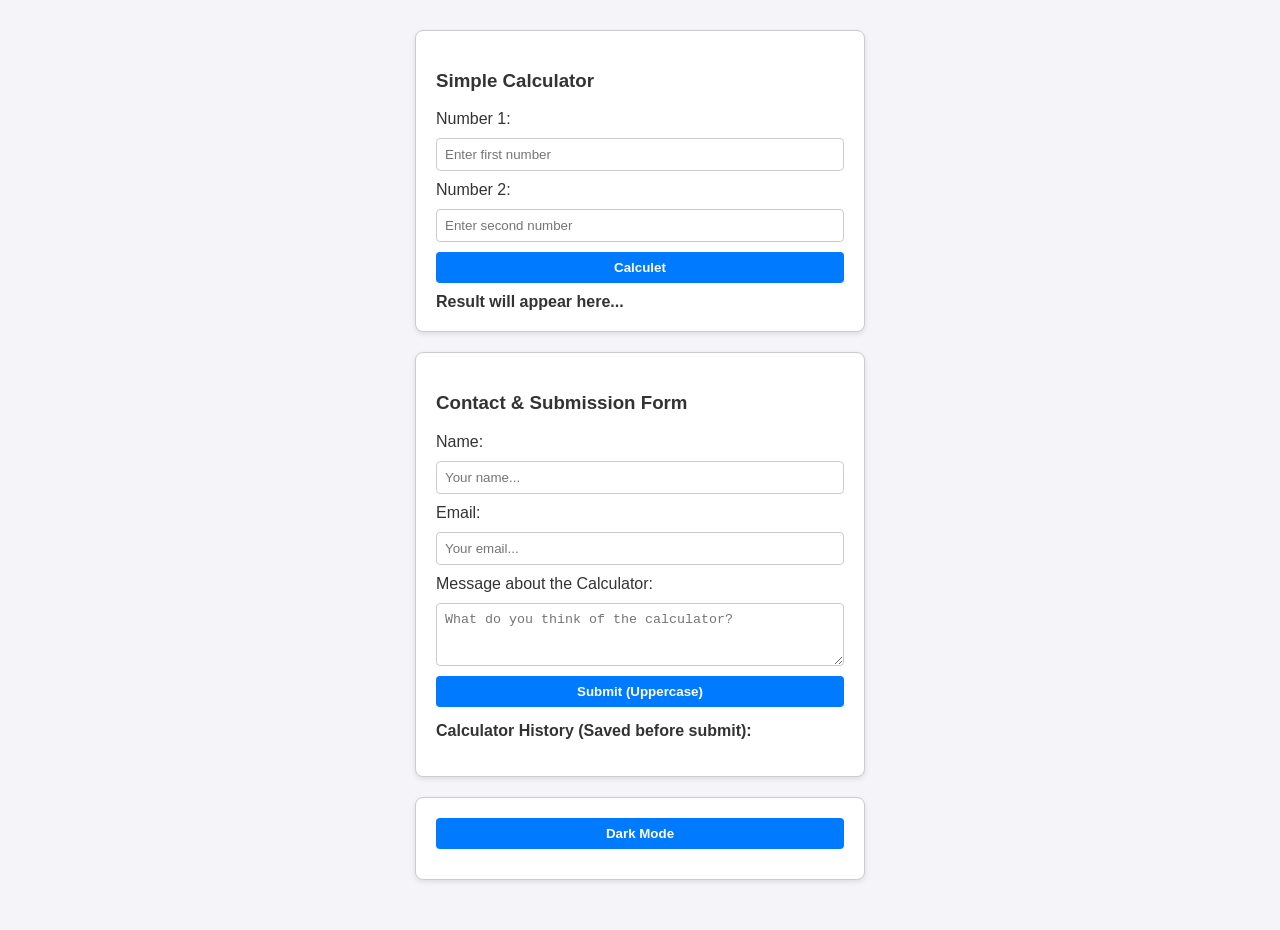
<file: websites/calculetor/calculetor.html>
<!DOCTYPE html>
<html lang="en">

<head>
    <meta charset="UTF-8">
    <meta name="viewport" content="width=device-width, initial-scale=1.0">
    <title>My Interactive Hub & Calculator</title>
    <link rel="stylesheet" href="calculetor.css">
</head>

<body>

    <div class="container">

        <!-- 1. CALCULATOR CARD -->
        <div class="card">
            <h3>Simple Calculator</h3>
            <label for="num1">Number 1:</label>
            <input type="number" id="num1" placeholder="Enter first number">

            <label for="num2">Number 2:</label>
            <input type="number" id="num2" placeholder="Enter second number">

            <button id="calcBtn">Calculet</button>
            <div id="calcResult" class="output-box">Result will appear here...</div>
        </div>

        <!-- 2. FORM CARD (Name, Email, Message, Uppercase, & History) -->
        <div class="card">
            <h3>Contact & Submission Form</h3>
            <form id="contactForm">
                <label for="nameInput">Name:</label>
                <input type="text" id="nameInput" placeholder="Your name...">

                <label for="emailInput">Email:</label>
                <input type="email" id="emailInput" placeholder="Your email...">

                <label for="msgInput">Message about the Calculator:</label>
                <textarea id="msgInput" rows="3" placeholder="What do you think of the calculator?"></textarea>

                <button type="submit">Submit (Uppercase)</button>
            </form>

            <div id="formResult" class="output-box"></div>

            <!-- Calculator History Tracker Before Submission -->
            <div style="margin-top: 15px;">
                <strong>Calculator History (Saved before submit):</strong>
                <ul id="historyList">
                    <!-- History items added dynamically via createElement -->
                </ul>
            </div>
        </div>

        <!-- 3. DARK MODE TOGGLE AT THE BOTTOM -->
        <div class="card" style="text-align: center;">
            <button id="themeToggle">Dark Mode</button>
        </div>

    </div>
    <script src="calculetor.js"></script>
    </body>
    
    </html>
</file>
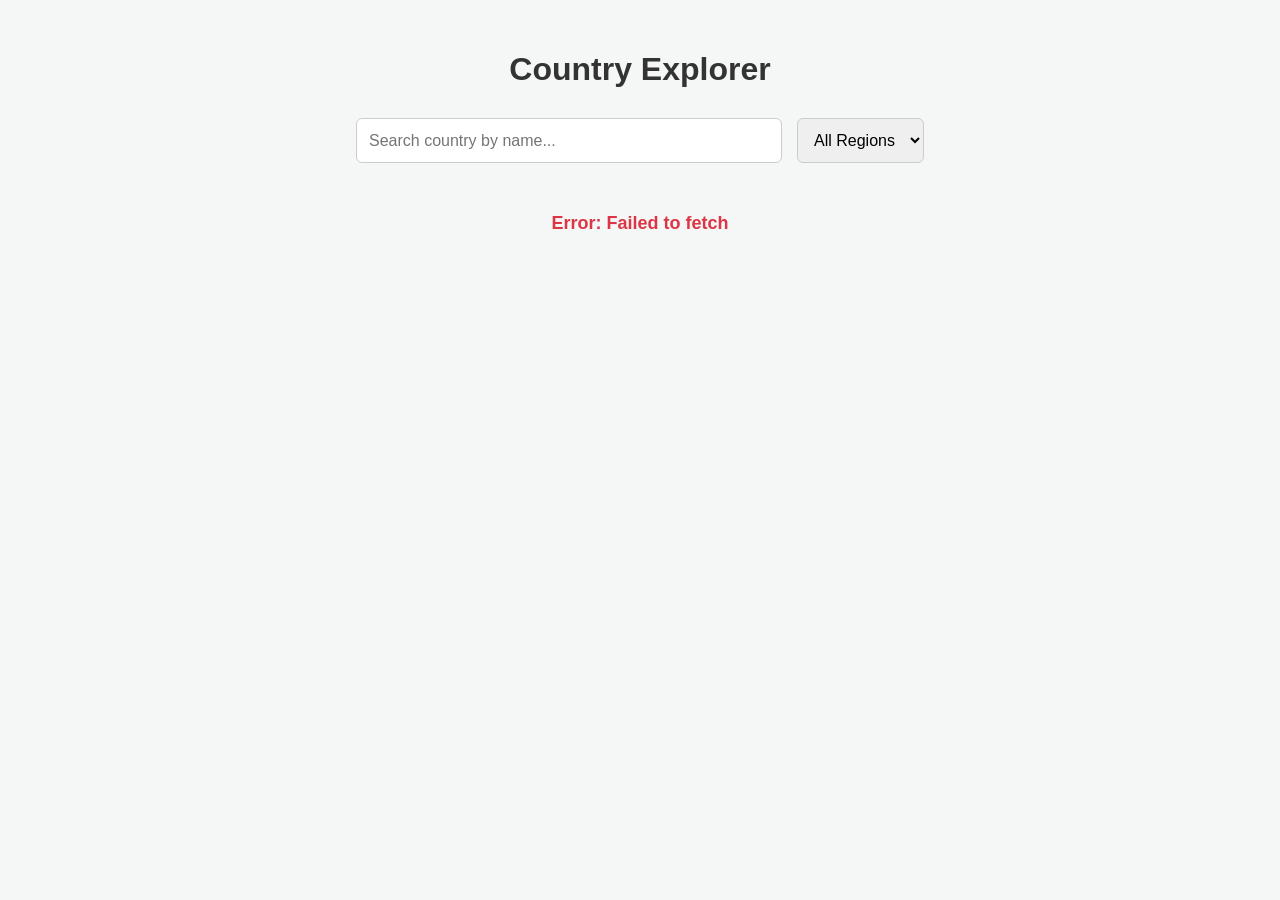
<file: websites/Country Explorer/country.html>
<!DOCTYPE html>
<html lang="en">

<head>
    <meta charset="UTF-8">
    <title>Country Explorer</title>
    <link rel="stylesheet" href="country.css">
</head>

<body>

    <div class="container">
        <h1>Country Explorer</h1>

        <!-- Search and Filter Controls -->
        <div class="controls">
            <input type="text" id="searchInput" placeholder="Search country by name..." oninput="filterCountries()">

            <select id="regionFilter" onchange="filterCountries()">
                <option value="">All Regions</option>
                <option value="Africa">Africa</option>
                <option value="Americas">Americas</option>
                <option value="Asia">Asia</option>
                <option value="Europe">Europe</option>
                <option value="Oceania">Oceania</option>
            </select>
        </div>

        <!-- State Messages -->
        <div id="loading" class="state-msg">Loading countries from API...</div>
        <div id="error" class="state-msg error" style="display: none;"></div>

        <!-- Country Cards Grid -->
        <div id="countryGrid" class="country-grid"></div>
    </div>

    <script src="country.js"></script>
</body>

</html>
</file>
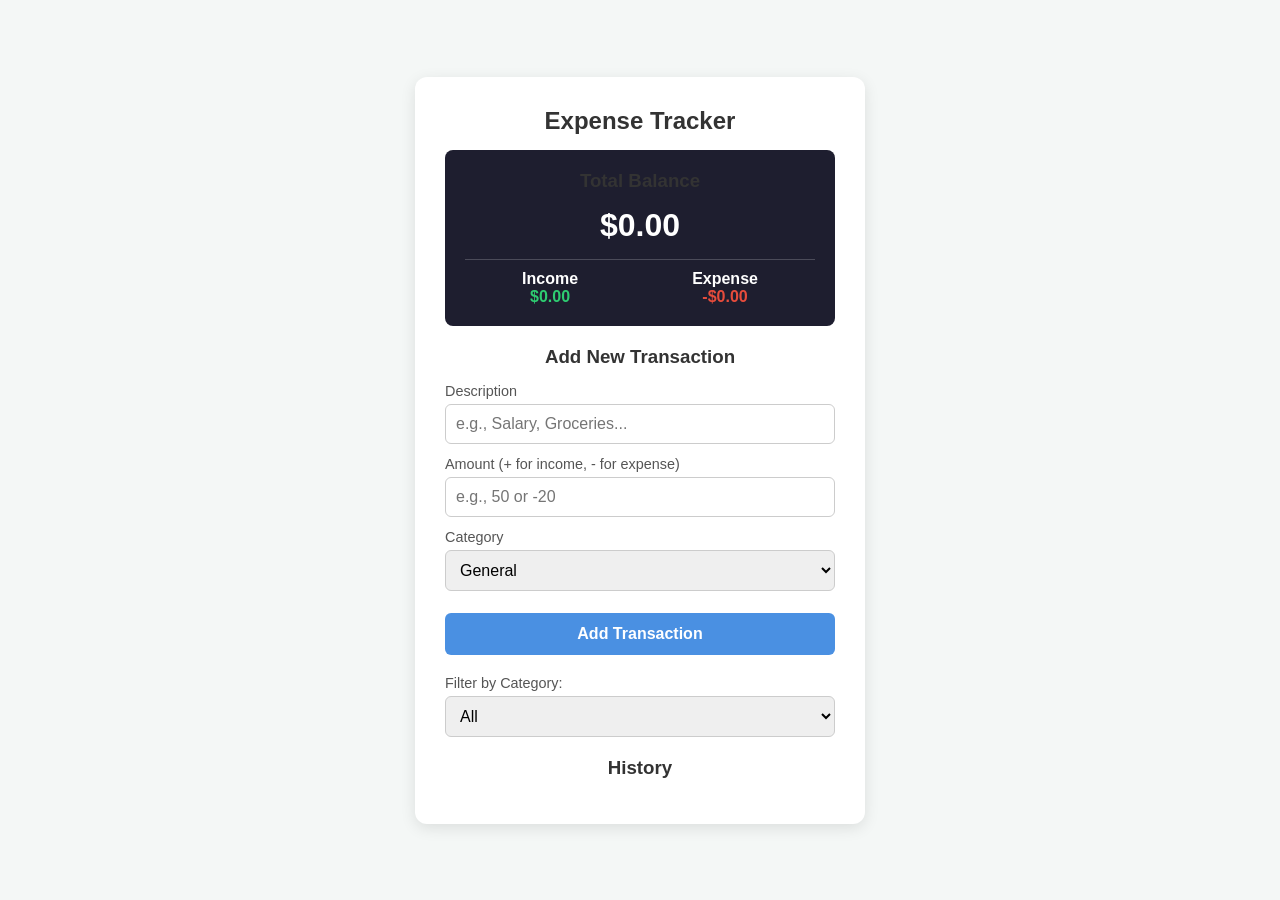
<file: websites/Expense Tracker/Expense.html>
<!DOCTYPE html>
<html lang="en">
<head>
    <meta charset="UTF-8">
    <meta name="viewport" content="width=device-width, initial-scale=1.0">
    <title>Expense Tracker</title>
    <link rel="stylesheet" href="Expense.css">
</head>
<body>

    <div class="container">
        <h2>Expense Tracker</h2>

        <!-- Balance & Summary Cards -->
        <div class="summary-card">
            <h3>Total Balance</h3>
            <h1 id="balance">$0.00</h1>
            <div class="income-expense">
                <div>
                    <h4>Income</h4>
                    <p id="total-income" class="income">$0.00</p>
                </div>
                <div>
                    <h4>Expense</h4>
                    <p id="total-expense" class="expense">$0.00</p>
                </div>
            </div>
        </div>

        <!-- Add Transaction Form -->
        <form id="transaction-form">
            <h3>Add New Transaction</h3>
            <div class="form-group">
                <label for="description">Description</label>
                <input type="text" id="description" placeholder="e.g., Salary, Groceries..." required>
            </div>
            <div class="form-group">
                <label for="amount">Amount (+ for income, - for expense)</label>
                <input type="number" id="amount" step="0.01" placeholder="e.g., 50 or -20" required>
            </div>
            <div class="form-group">
                <label for="category">Category</label>
                <select id="category">
                    <option value="General">General</option>
                    <option value="Food">Food</option>
                    <option value="Bills">Bills</option>
                    <option value="Entertainment">Entertainment</option>
                    <option value="Income">Income</option>
                </select>
            </div>
            <button type="submit" class="btn">Add Transaction</button>
        </form>

        <!-- Filter Transactions -->
        <div class="filter-group">
            <label for="filter-category">Filter by Category:</label>
            <select id="filter-category">
                <option value="All">All</option>
                <option value="General">General</option>
                <option value="Food">Food</option>
                <option value="Bills">Bills</option>
                <option value="Entertainment">Entertainment</option>
                <option value="Income">Income</option>
            </select>
        </div>

        <!-- Transaction History List -->
        <div class="history-section">
            <h3>History</h3>
            <ul id="transaction-list">
                <!-- Transactions will be injected dynamically via JS -->
            </ul>
        </div>
    </div>

    <script src="Expense.js"></script>
</body>
</html>
</file>
<file: page/style.css>
/* Style the whole page */
body {
    font-family: Arial, sans-serif;
    text-align: center;
    margin-top: 100px;
    background-color: #f4f4f9;
}

/* Style the title */
#title {
    font-size: 2.5rem;
    color: #333;
    transition: color 0.3s ease;
    /* Makes the color change smooth! */
}

/* Style the button */
#colorButton {
    padding: 10px 20px;
    font-size: 1rem;
    background-color: #007bff;
    color: white;
    border: none;
    border-radius: 5px;
    cursor: pointer;
}

#colorButton:hover {
    background-color: #0056b3;
}
.dark {
    background-color: #222;
    color: white;
}
</file>
<file: personal_portfolio/public/style.css>
/* ========================================
   1. GENERAL STYLES
======================================== */

* {
    margin: 0;
    padding: 0;
    box-sizing: border-box;
}

html {
    scroll-behavior: smooth;
}

body {
    font-family: Arial, Helvetica, sans-serif;
    line-height: 1.7;
    color: #333333;
    background-color: #f5f5f5;
}

img {
    max-width: 100%;
}

/* ========================================
   2. NAVIGATION BAR
======================================== */

header {
    background-color: #17212b;
    color: white;
    position: sticky;
    top: 0;
    z-index: 1000;
}

/* Base Navbar Styles */
.navbar {
  display: flex;
  justify-content: space-between;
  align-items: center;
  padding: 1rem 2rem;
  background-color: #0b132b;
}

.nav-menu {
  display: flex;
  list-style: none;
  gap: 1.5rem;
}

.hamburger {
  display: none;
  flex-direction: column;
  cursor: pointer;
  background: none;
  border: none;
  gap: 5px;
}

.hamburger span {
  width: 25px;
  height: 3px;
  background-color: #ffffff;
  border-radius: 2px;
}

/* Mobile Responsiveness (Screens under 768px) */
@media (max-width: 768px) {
  .hamburger {
    display: flex;
  }

  .nav-menu {
    position: absolute;
    top: 60px;
    right: 0;
    background-color: #0b132b;
    flex-direction: column;
    width: 100%;
    align-items: center;
    max-height: 0;
    overflow: hidden;
    transition: max-height 0.3s ease-out;
  }

  .nav-menu.active {
    max-height: 300px;
    padding: 1rem 0;
  }
}

/* ========================================
   3. HOME — DARK WITH BACKGROUND IMAGE
======================================== */

#home.hero {
    min-height: 540px;
    padding: 70px 7%;
    display: flex;
    align-items: center;
    justify-content: center;
    background:
        linear-gradient(rgba(10, 25, 45, 0.65),
            rgba(10, 25, 45, 0.75)),
        url("background.png") center / cover no-repeat;
    color: white;
    scroll-margin-top: 80px;
}

.hero-content {
    max-width: 1100px;
    width: 100%;
    margin: auto;
    display: grid;
    grid-template-columns: minmax(0, 1fr) 320px;
    align-items: center;
    gap: 60px;
}

.hero-text {
    max-width: 650px;
    text-align: left;
}

.welcome {
    font-size: 13px;
    letter-spacing: 2px;
    margin-bottom: 15px;
}

.hero-text h1 {
    font-size: 42px;
    line-height: 1.25;
    margin-bottom: 15px;
}

.hero-text h1 span {
    color: #4db6e5;
}

.hero-text h2 {
    color: #bde8ff;
    font-size: 22px;
    margin-bottom: 20px;
}

.hero-text>p:not(.welcome) {
    font-size: 16px;
    line-height: 1.8;
    margin-bottom: 25px;
}

.hero-buttons {
    display: flex;
    flex-wrap: wrap;
    gap: 12px;
}

.btn {
    display: inline-block;
    padding: 12px 24px;
    border: 2px solid #4db6e5;
    border-radius: 6px;
    background-color: #4db6e5;
    color: #10243a;
    text-decoration: none;
    font-weight: bold;
    transition: 0.3s ease;
}

.btn:hover {
    background-color: #ffffff;
    border-color: #ffffff;
    color: #005a9c;
}

.btn-outline {
    background-color: transparent;
    color: white;
    border-color: white;
}

.btn-outline:hover {
    background-color: white;
    color: #005a9c;
}

/* Home photo */

.hero-image {
    width: 100%;
    max-width: 320px;
    justify-self: center;
}

.hero-image img {
    display: block;
    width: 100%;
    aspect-ratio: 4 / 5;
    object-fit: cover;
    object-position: center;
    border-radius: 48% 48% 45% 45%;
    border: none;
    outline: none;
    box-shadow: none;
}

/* ========================================
   4. SHARED SECTION STYLES
======================================== */

.section {
    padding: 75px 25px;
    scroll-margin-top: 85px;
}

.section h2 {
    text-align: center;
    font-size: 32px;
    margin-bottom: 35px;
}

.content-card {
    max-width: 900px;
    margin: 0 auto;
    padding: 35px;
    line-height: 1.9;
}

.content-card p {
    font-size: 16px;
    margin-bottom: 20px;
}

.content-card p:last-child {
    margin-bottom: 0;
}

.content-card h3 {
    margin-bottom: 12px;
}

/* ========================================
   5. ABOUT ME — WHITE
======================================== */

#background {
    background-color: #f5f5f5;
    color: #333333;
}

#background h2,
#background h3 {
    color: #005a9c;
}

.about-container {
    max-width: 1000px;
    margin: 0 auto;
    display: grid;
    grid-template-columns: 280px minmax(0, 1fr);
    align-items: center;
    gap: 45px;
}
[30/10/2026 22:25] Eneb: .about-image {
    width: 100%;
    max-width: 320px;
    justify-self: center;
}

.about-image img {
    display: block;
    width: 100%;
    aspect-ratio: 4 / 5;
    object-fit: cover;
    object-position: center;
    border-radius: 48% 48% 45% 45%;
    border: none;
}

.about-text h3 {
    font-size: 24px;
    margin-bottom: 15px;
}

.about-text p {
    margin-bottom: 15px;
    line-height: 1.8;
}

/* ========================================
   6. EDUCATION — BLACK
======================================== */

#education {
    background-color: #111111;
    color: #ffffff;
}

#education h2 {
    color: #ffffff;
}

#education h3 {
    color: #4db6e5;
}

/* ========================================
   7. SKILLS — WHITE
======================================== */

#skills {
    background-color: #f5f5f5;
    color: #333333;
}

#skills h2 {
    color: #005a9c;
}

.skills-container {
    max-width: 1050px;
    margin: 0 auto;
    display: grid;
    grid-template-columns: repeat(3, minmax(0, 1fr));
    gap: 22px;
}

.skill-card {
    padding: 25px;
    background-color: #ffffff;
    color: #333333;
    border-radius: 10px;
    text-align: center;
    border-bottom: 4px solid #0077cc;
    box-shadow: 0 4px 12px rgba(0, 0, 0, 0.07);
    transition: transform 0.3s ease;
}

.skill-card:hover {
    transform: translateY(-5px);
}

.skill-card h3 {
    color: #005a9c;
    margin-bottom: 10px;
}

.skill-card p {
    font-size: 15px;
}

* ========================================
   8. projects
======================================== */

.projects-container {
  max-width: 1100px;
  margin: 24px auto 48px;
  padding: 0 20px;
}

.project-card {
  width: 100%;
  padding: 28px 32px;
  border-radius: 14px;
  background-color: #ffffff;
  border: 2px solid #1d8cf8;
  box-shadow: 0 6px 18px rgba(0, 0, 0, 0.08);
  text-align: center;
  box-sizing: border-box;
}

.project-card h3 {
  margin-top: 0;
  margin-bottom: 10px;
  font-size: 1.5rem;
  color: #0f3b82;
}

.project-card p {
  margin-top: 0;
  margin-bottom: 20px;
  color: #334155;
  line-height: 1.6;
}

.project-card a {
  display: inline-block;
  padding: 11px 22px;
  border-radius: 8px;
  background-color: #2563eb;
  color: #ffffff;
  text-decoration: none;
  font-weight: 600;
}

.project-card a:hover {
  background-color: #1d4ed8;
}
/* ========================================
   8. INTERESTS — BLACK
======================================== */

#interests {
    background-color: #111111;
    color: #ffffff;
}

#interests h2 {
    color: #ffffff;
}

.interests-container {
    max-width: 1050px;
    margin: 0 auto;
    display: grid;
    grid-template-columns: repeat(3, minmax(0, 1fr));
    gap: 22px;
}

.interest-card {
    padding: 25px;
    background-color: #222222;
    color: #ffffff;
    border-radius: 10px;
    line-height: 1.8;
    border-bottom: 3px solid #4db6e5;
}

.interest-card h3 {
    color: #4db6e5;
    margin-bottom: 12px;
}

/* ========================================
   9. GOALS — WHITE
======================================== */

#goals {
    background-color: #f5f5f5;
    color: #333333;
}

#goals h2,
#goals h3 {
    color: #005a9c;
}


#contact {
            
    color: #333333;
    padding: 75px 25px;
}

#contact h2 {
    color: #005a9c;
}

#contact .content-card {
    max-width: 800px;
}

.contact-form {
    display: flex;
    flex-direction: column;
    gap: 12px;
    margin-top: 25px;
}

.contact-form label {
    font-weight: bold;
    color: #333333;
}

.contact-form input,
.contact-form textarea {
    width: 100%;
    padding: 13px;
    border: 1px solid #cccccc;
    border-radius: 6px;
    background-color: #ffffff;
    color: #333333;
    font: inherit;
}

.contact-form textarea {
    resize: vertical;
}

.contact-form input::placeholder,
.contact-form textarea::placeholder {
    color: #777777;
}

.contact-form input:focus,
.contact-form textarea:focus {
    outline: 2px solid #4db6e5;
    border-color: #4db6e5;
}

.contact-form button {
    align-self: flex-start;
    cursor: pointer;
    font: inherit;
    margin-top: 8px;
}

.email-note {
    margin-top: 25px;
}

.email-note a {
    color: #005a9c;
    text-decoration: none;
}

.email-note a:hover {
    text-decoration: underline;
}

/* ========================================
   12. FOOTER
======================================== */

footer {
    background-color: #17212b;
    color: #ffffff;
    text-align: center;
    padding: 25px;
    font-size: 14px;
}
.footer-social {
    display: flex;
    justify-content: center;
    gap: 20px;
    align-items: center;
}

.footer-social a {
    color: #d889b2;
    display: inline-flex;
    transition: 0.3s;
}

.footer-social svg {
    width: 25px;
    height: 25px;
}

.footer-social a:hover {
    color: white;
    transform: scale(1.2);
}

/* ========================================
   13. TABLET RESPONSIVE DESIGN
======================================== */

@media (max-width: 900px) {
    nav {
        justify-content: center;
    }

    nav ul {
        justify-content: center;
        gap: 15px;
    }

    .hero-content {
        grid-template-columns: minmax(0, 1fr) 250px;
        gap: 30px;
    }

    .hero-text h1 {
        font-size: 34px;
    }

    .hero-image {
        max-width: 250px;
    }
.skills-container,
    .interests-container {
        grid-template-columns: repeat(2, minmax(0, 1fr));
    }

    .about-container {
        grid-template-columns: 230px minmax(0, 1fr);
        gap: 30px;
    }
}

/* ========================================
   14. MOBILE RESPONSIVE DESIGN
======================================== */

@media (max-width: 600px) {
    nav {
        padding: 15px;
        flex-direction: column;
    }

    nav ul {
        justify-content: center;
        gap: 12px;
    }

    nav a {
        font-size: 13px;
    }

    .hero {
        min-height: auto;
        padding: 50px 22px;
    }

    .hero-content {
        grid-template-columns: 1fr;
        gap: 30px;
    }

    .hero-text {
        max-width: 100%;
        text-align: center;
        order: 1;
    }

    .hero-image {
        max-width: 230px;
        order: 2;
    }

    .hero-text h1 {
        font-size: 32px;
    }

    .hero-text h2 {
        font-size: 20px;
    }

    .hero-buttons {
        justify-content: center;
    }

    .section {
        padding: 50px 18px;
    }

    .section h2 {
        font-size: 27px;
    }

    .content-card {
        padding: 22px;
    }

    .about-container {
        grid-template-columns: 1fr;
        gap: 25px;
    }

    .about-image img {
        max-width: 230px;
        margin: 0 auto;
    }

    .about-text {
        text-align: left;
    }

    .skills-container,
    .interests-container {
        grid-template-columns: 1fr;
    }

    .frame-container {
        height: 320px;
    }

    .contact-form button {
        align-self: stretch;
    }
}
</file>
<file: list/list.css>
body {
    font-family: Arial, sans-serif;
    background-color: #f4f7f6;
    text-align: center;
    margin-top: 50px;
}

h1 {
    color: #333;
}

/* Optional wrapper container for style */
.container {
    max-width: 380px;
    margin: 0 auto;
    background: white;
    padding: 20px;
    border-radius: 8px;
    box-shadow: 0 4px 10px rgba(0, 0, 0, 0.1);
}

input {
    padding: 10px;
    font-size: 16px;
    width: 60%;
    border: 1px solid #ccc;
    border-radius: 4px;
}

button {
    padding: 10px 15px;
    font-size: 16px;
    cursor: pointer;
    background-color: #4CAF50;
    color: white;
    border: none;
    border-radius: 4px;
    margin-left: 5px;
}

button:hover {
    background-color: #45a049;
}

ul {
    list-style-type: none;
    padding: 0;
    margin-top: 20px;
    text-align: left;
}

li {
    background: #f9f9f9;
    margin: 8px 0;
    padding: 10px;
    display: flex;
    justify-content: space-between;
    align-items: center;
    border-radius: 4px;
    border: 1px solid #eee;
}

.delete-btn {
    background-color: #ff4d4d;
    color: white;
    border: none;
    cursor: pointer;
    padding: 5px 10px;
    border-radius: 3px;
}

.delete-btn:hover {
    background-color: #e04343;
}
</file>
<file: promis/promis.css>
body {
    font-family: Arial, sans-serif;
    background-color: #f4f7f6;
    text-align: center;
    margin-top: 50px;
}

.card {
    max-width: 350px;
    margin: 20px auto;
    background: white;
    padding: 20px;
    border-radius: 8px;
    box-shadow: 0 4px 10px rgba(0, 0, 0, 0.1);
    text-align: left;
}

input {
    padding: 10px;
    font-size: 16px;
    width: 120px;
}

button {
    padding: 10px 15px;
    font-size: 16px;
    cursor: pointer;
    background-color: #007BFF;
    color: white;
    border: none;
    border-radius: 4px;
}

button:hover {
    background-color: #0056b3;
}

.error {
    color: red;
    font-weight: bold;
}
</file>
<file: studentForm/style.css>
/* Reset and Base Styles */
* {
    box-sizing: border-box;
    margin: 0;
    padding: 0;
}

body {
    font-family: 'Segoe UI', Tahoma, Geneva, Verdana, sans-serif;
    background-color: #f4f7f6;
    color: #333;
    line-height: 1.6;
    padding: 40px 20px;
    display: flex;
    flex-direction: column;
    align-items: center;
}

/* Main Container / Headings */
h1 {
    color: #1e293b;
    margin-bottom: 20px;
    font-size: 2rem;
    text-align: center;
}

h2 {
    color: #334155;
    margin: 30px 0 15px;
    font-size: 1.5rem;
    width: 100%;
    max-width: 600px;
}

/* Search Box Section Styling */
.search-container {
    width: 100%;
    max-width: 600px;
    background: #ffffff;
    padding: 20px;
    border-radius: 12px;
    box-shadow: 0 4px 12px rgba(0, 0, 0, 0.05);
    margin-bottom: 20px;
}

.search-container label {
    font-weight: 600;
    color: #475569;
}

#search {
    width: 100%;
    padding: 12px 15px;
    margin-top: 8px;
    border: 1px solid #cbd5e1;
    border-radius: 8px;
    font-size: 1rem;
    transition: all 0.3s ease;
}

#search:focus {
    border-color: #3b82f6;
    outline: none;
    box-shadow: 0 0 0 3px rgba(59, 130, 246, 0.15);
}

/* Course List Styling */
#courseList {
    list-style: none;
    width: 100%;
    max-width: 600px;
    background: #ffffff;
    border-radius: 12px;
    box-shadow: 0 4px 12px rgba(0, 0, 0, 0.05);
    padding: 10px 20px;
    margin-bottom: 30px;
}

#courseList li {
    padding: 10px 12px;
    border-bottom: 1px solid #f1f5f9;
    color: #64748b;
    font-weight: 500;
}

#courseList li:last-child {
    border-bottom: none;
}

/* Registration Form Card Styling */
form.box {
    background: #ffffff;
    width: 100%;
    max-width: 600px;
    padding: 30px;
    border-radius: 12px;
    box-shadow: 0 4px 12px rgba(0, 0, 0, 0.05);
}

/* Form Labels & Inputs */
form.box label {
    font-weight: 600;
    color: #475569;
    font-size: 0.95rem;
}

form.box input[type="text"],
form.box input[type="email"],
form.box input[type="password"],
form.box input[type="number"],
form.box select,
form.box textarea {
    width: 100%;
    padding: 12px 15px;
    margin-top: 6px;
    margin-bottom: 15px;
    border: 1px solid #cbd5e1;
    border-radius: 8px;
    font-size: 1rem;
    font-family: inherit;
    transition: all 0.3s ease;
}

form.box input[type="text"]:focus,
form.box input[type="email"]:focus,
form.box input[type="password"]:focus,
form.box input[type="number"]:focus,
form.box select:focus,
form.box textarea:focus {
    border-color: #3b82f6;
    outline: none;
    box-shadow: 0 0 0 3px rgba(59, 130, 246, 0.15);
}

/* Radio & Checkbox Spacing */
form.box input[type="radio"],
form.box input[type="checkbox"] {
    margin-right: 6px;
    margin-left: 4px;
    accent-color: #3b82f6;
}

/* Submit Button Design */
form.box input[type="submit"] {
    background-color: #3b82f6;
    color: #ffffff;
    border: none;
    padding: 12px 20px;
    width: 100%;
    font-size: 1rem;
    font-weight: 600;
    border-radius: 8px;
    cursor: pointer;
    transition: background-color 0.2s ease, transform 0.1s ease;
    margin-top: 10px;
}

form.box input[type="submit"]:hover {
    background-color: #2563eb;
}

form.box input[type="submit"]:active {
    transform: scale(0.98);
}
</file>
<file: fullpage/HTML/practice.css>
:root {
    --main-color: #222;
    --accent-color: #0077cc;
    --background-color: #f5f5f5;
    --card-color: white;
    --text-color: #333333;
}



* {
    box-sizing: border-box;
}

html {
    scroll-behavior: smooth;
}

body {
    margin: 0;
    font-family: Arial, sans-serif;
    background-color: var(--background-color);
    color: var(--text-color);
    line-height: 1.6;
}



header {
    background-color: var(--main-color);
    color: white;
    position: sticky;
    top: 0px;
    z-index: 1000;
}

nav {
    max-width: 1100px;
    margin: auto;
    padding: 15px 20px;

    display: flex;
    justify-content: space-between;
    align-items: center;
}

nav h1 {
    margin: 0px;

}

nav ul {
    list-style: none;
    margin: 0;
    padding: 0;

    display: flex;
    gap: 12px;
}

nav a {
    color: white;
    text-decoration: none;
    transition: color 0.3s;
}

nav a:hover {
    color: var(--accent-color);
}

section h1 {
    max-width: 1100px;
    margin: auto;
    padding: 70px 20px;
}

.projects-grid {
    display: grid;

    grid-template-columns:
        repeat(3, 1fr);

    gap: 25px;
}



.card {
    flex-wrap: wrap;
    background-color: var(--card-color);

    padding: 25px;

    border: 1px solid #ddd;
    border-radius: 12px;

    box-shadow: 0px 4px 10px #a89494;

    transition:
        transform 0.3s,
        box-shadow 0.3s;

}

.card:hover {
    transform: translateY(-5px);
    box-shadow: 0px 8px 200px #91a776;
}

.hero {

    min-height: 500px;
    display: flex;
    padding: 25px;
    justify-content: center;
    align-items: center;
    gap: 100px;
    ;

}

.hero1 {

    min-height: 500px;
    padding: 25px;


}

.photo {
    display: flex;
    width: 180px;
    height: 180px;

    object-fit: cover;
    border-radius: 50%;
}

.button,
button {
    display: inline-block;

    padding: 10px 20px;

    background-color: var(--accent-color);
    color: white;

    border: none;
    border-radius: 8px;

    text-decoration: none;
    cursor: pointer;

    transition: transform 0.3s,
        background-color 0.3s;
}

.button:hover,
button:hover {
    background-color: var(--main-color);
    transform: translateY(-3px);
}


form {
    max-width: 600px;
    margin: auto;

    display: flex;
    flex-direction: column;
    gap: 10px;
}

footer {
    padding: 120px;
    margin: 110px;
    border: 20px;
    border-radius: 33px;
    color: var(--text-color);
    background-color: var(--background-color);

}

@media (max-width: 700px) {

    nav {
        flex-direction: column;
        gap: 15px;
    }

    nav ul {
        flex-direction: column;
        align-items: center;
        gap: 10px;
    }

    .hero {
        flex-direction: column;
        text-align: center;
    }

    .skills-grid,
    .projects-grid {
        grid-template-columns: 1fr;
    }
}
</file>
<file: fullpage/HTML/style.css>
/* =========================
   CSS VARIABLES
========================= */

:root {
    --main-color: #222;
    --accent-color: #0077cc;
    --background-color: #f5f5f5;
    --card-color: white;
    --text-color: #333333;
}


/* =========================
   GENERAL
========================= */

* {
    box-sizing: border-box;
}

html {
    scroll-behavior: smooth;
}

body {
    margin: 0;
    font-family: Arial, sans-serif;
    background-color: var(--background-color);
    color: var(--text-color);
    line-height: 1.6;
}


/* =========================
   HEADER / NAVIGATION
========================= */

header {
    background-color: var(--main-color);
    color: white;
    position: sticky;
    top: 0px;
    z-index: 1000;
}

nav {
    max-width: 1100px;
    margin: auto;
    padding: 15px 20px;

    display: flex;
    justify-content: space-between;
    align-items: center;
}

nav h1 {
    margin: 0;
}

nav ul {
    list-style: none;
    margin: 0;
    padding: 0;

    display: flex;
    gap: 25px;
}

nav a {
    color: white;
    text-decoration: none;
    transition: color 0.3s;
}

nav a:hover {
    color: var(--accent-color);
}


/* =========================
   SECTIONS
========================= */

section {
    max-width: 1100px;
    margin: auto;
    padding: 70px 20px;
}

section h2 {
    text-align: center;
    margin-bottom: 35px;
}


/* =========================
   HERO
========================= */

.hero {
    min-height: 500px;
    display: flex;
    justify-content: center;
    align-items: center;
    gap: 50px;
}

.profile-image {
    width: 180px;
    height: 180px;

    object-fit: cover;
    border-radius: 50%;
}


/* =========================
   BUTTON
========================= */

.button,
button {
    display: inline-block;

    padding: 10px 20px;

    background-color: var(--accent-color);
    color: white;

    border: none;
    border-radius: 8px;

    text-decoration: none;
    cursor: pointer;

    transition: transform 0.3s,
        background-color 0.3s;
}

.button:hover,
button:hover {
    background-color: var(--main-color);
    transform: translateY(-3px);
}


/* =========================
   SKILLS / PROJECTS GRID
========================= */

.skills-grid,
.projects-grid {
    display: grid;

    grid-template-columns:
        repeat(3, 1fr);

    gap: 25px;
}


/* =========================
   CARDS
========================= */

.card {
    background-color: var(--card-color);

    padding: 25px;

    border: 1px solid #ddd;
    border-radius: 12px;

    box-shadow: 0px 4px 10px #a89494;

    transition:
        transform 0.3s,
        box-shadow 0.3s;
}

.card:hover {
    transform: translateY(-5px);
    box-shadow: 0px 8px 200px #91a776;
}


/* =========================
   FORM
========================= */

form {
    max-width: 600px;
    margin: auto;

    display: flex;
    flex-direction: column;
    gap: 10px;
}

input,
textarea {
    padding: 12px;

    border: 1px solid #ccc;
    border-radius: 6px;

    font-size: 16px;
}

input:focus,
textarea:focus {
    border: 2px solid var(--accent-color);
    outline: none;
}


/* =========================
   FOOTER
========================= */

footer {
    text-align: center;

    padding: 25px;

    background-color: var(--main-color);
    color: white;
}


/* =========================
   RESPONSIVE DESIGN
   IF the screen width is 700 pixels or narrower (700px or less), 
   THEN apply the CSS rules inside these brackets."
========================= */

@media (max-width: 700px) {

    nav {
        flex-direction: column;
        gap: 15px;
    }

    nav ul {
        flex-direction: column;
        align-items: center;
        gap: 10px;
    }

    .hero {
        flex-direction: column;
        text-align: center;
    }

    .skills-grid,
    .projects-grid {
        grid-template-columns: 1fr;
    }
}

@keyframes appear {
    from {
        opacity: 0;
        transform: translateY(-20px);
    }

    to {
        opacity: 1;
        transform: translateY(0);
    }
}

form {
    animation: appear 10s infinite;

}
</file>
<file: websites/calculetor/calculetor.css>
/* Base Light Theme */
:root {
    --bg-color: #f4f4f9;
    --text-color: #333333;
    --card-bg: #ffffff;
    --border-color: #cccccc;
}

/* Dark Mode Theme */
body.dark-mode {
    --bg-color: #1a1a1a;
    --text-color: #f5f5f5;
    --card-bg: #2c2c2c;
    --border-color: #444444;
}

body {
    font-family: Arial, sans-serif;
    background-color: var(--bg-color);
    color: var(--text-color);
    margin: 30px;
    transition: background-color 0.3s, color 0.3s;
    display: flex;
    flex-direction: column;
    align-items: center;
}

.container {
    width: 100%;
    max-width: 450px;
}

.card {
    background: var(--card-bg);
    padding: 20px;
    border-radius: 8px;
    box-shadow: 0 2px 5px rgba(0, 0, 0, 0.1);
    margin-bottom: 20px;
    border: 1px solid var(--border-color);
}

label,
input,
textarea,
button {
    display: block;
    width: 100%;
    margin-bottom: 10px;
    box-sizing: border-box;
}

input,
textarea,
button {
    padding: 8px;
    border-radius: 4px;
    border: 1px solid var(--border-color);
    background: var(--card-bg);
    color: var(--text-color);
}

button {
    background-color: #007bff;
    color: white;
    border: none;
    cursor: pointer;
    font-weight: bold;
}

button:hover {
    background-color: #0056b3;
}

ul {
    padding-left: 20px;
    margin-top: 5px;
}

.output-box {
    font-weight: bold;
    margin-top: 10px;
    white-space: pre-wrap;
}
</file>
<file: websites/Country Explorer/country.css>
body {
    font-family: Arial, sans-serif;
    background-color: #f4f7f6;
    margin: 0;
    padding: 30px;
}

.container {
    max-width: 1100px;
    margin: 0 auto;
}

h1 {
    text-align: center;
    color: #333;
    margin-bottom: 30px;
}

.controls {
    display: flex;
    gap: 15px;
    margin-bottom: 30px;
    justify-content: center;
}

input,
select {
    padding: 12px;
    font-size: 16px;
    border: 1px solid #ccc;
    border-radius: 6px;
}

input {
    flex: 1;
    max-width: 400px;
}

.country-grid {
    display: grid;
    grid-template-columns: repeat(auto-fit, minmax(240px, 1fr));
    gap: 20px;
}

.country-card {
    background: white;
    border-radius: 8px;
    overflow: hidden;
    box-shadow: 0 4px 10px rgba(0, 0, 0, 0.05);
    padding: 15px;
    text-align: left;
    transition: transform 0.2s ease;
}

.country-card:hover {
    transform: translateY(-5px);
}

.country-card img {
    width: 100%;
    height: 140px;
    object-fit: cover;
    border-bottom: 1px solid #eee;
    margin-bottom: 12px;
}

.country-card h3 {
    margin: 0 0 10px 0;
    font-size: 18px;
    color: #333;
}

.country-card p {
    margin: 5px 0;
    font-size: 14px;
    color: #666;
}

.state-msg {
    text-align: center;
    font-size: 18px;
    color: #666;
    margin: 50px 0;
}

.error {
    color: #dc3545;
    font-weight: bold;
}
</file>
<file: websites/Expense Tracker/Expense.css>
* {
    box-sizing: border-box;
    margin: 0;
    padding: 0;
    font-family: 'Segoe UI', Tahoma, Geneva, Verdana, sans-serif;
}

body {
    background-color: #f4f7f6;
    display: flex;
    justify-content: center;
    align-items: center;
    min-height: 100vh;
    padding: 20px;
}

.container {
    background: #ffffff;
    padding: 30px;
    border-radius: 12px;
    box-shadow: 0 4px 15px rgba(0, 0, 0, 0.1);
    width: 100%;
    max-width: 450px;
}

h2, h3 {
    color: #333;
    margin-bottom: 15px;
    text-align: center;
}

.summary-card {
    background: #1e1e2f;
    color: white;
    padding: 20px;
    border-radius: 8px;
    text-align: center;
    margin-bottom: 20px;
}

.summary-card h1 {
    font-size: 2rem;
    margin: 10px 0;
}

.income-expense {
    display: flex;
    justify-content: space-around;
    margin-top: 15px;
    border-top: 1px solid rgba(255, 255, 255, 0.2);
    padding-top: 10px;
}

.income {
    color: #2ecc71;
    font-weight: bold;
}

.expense {
    color: #e74c3c;
    font-weight: bold;
}

form {
    margin-bottom: 20px;
}

.form-group {
    margin-bottom: 12px;
}

label {
    display: block;
    font-size: 0.9rem;
    color: #555;
    margin-bottom: 5px;
}

input, select {
    width: 100%;
    padding: 10px;
    border: 1px solid #ccc;
    border-radius: 6px;
    font-size: 1rem;
}

.btn {
    width: 100%;
    background: #4a90e2;
    color: white;
    border: none;
    padding: 12px;
    border-radius: 6px;
    font-size: 1rem;
    cursor: pointer;
    font-weight: bold;
    margin-top: 10px;
    transition: background 0.2s;
}

.btn:hover {
    background: #357abd;
}

.filter-group {
    margin-bottom: 20px;
}

.history-section ul {
    list-style-type: none;
    max-height: 200px;
    overflow-y: auto;
}

.history-section li {
    background: #fff;
    color: #333;
    display: flex;
    justify-content: space-between;
    padding: 10px;
    margin-bottom: 8px;
    border-radius: 6px;
    border-left: 5px solid #ccc;
    box-shadow: 0 2px 5px rgba(0,0,0,0.05);
}

.history-section li.plus {
    border-left-color: #2ecc71;
}

.history-section li.minus {
    border-left-color: #e74c3c;
}

.delete-btn {
    background: transparent;
    border: none;
    color: #e74c3c;
    cursor: pointer;
    font-weight: bold;
}
</file>
